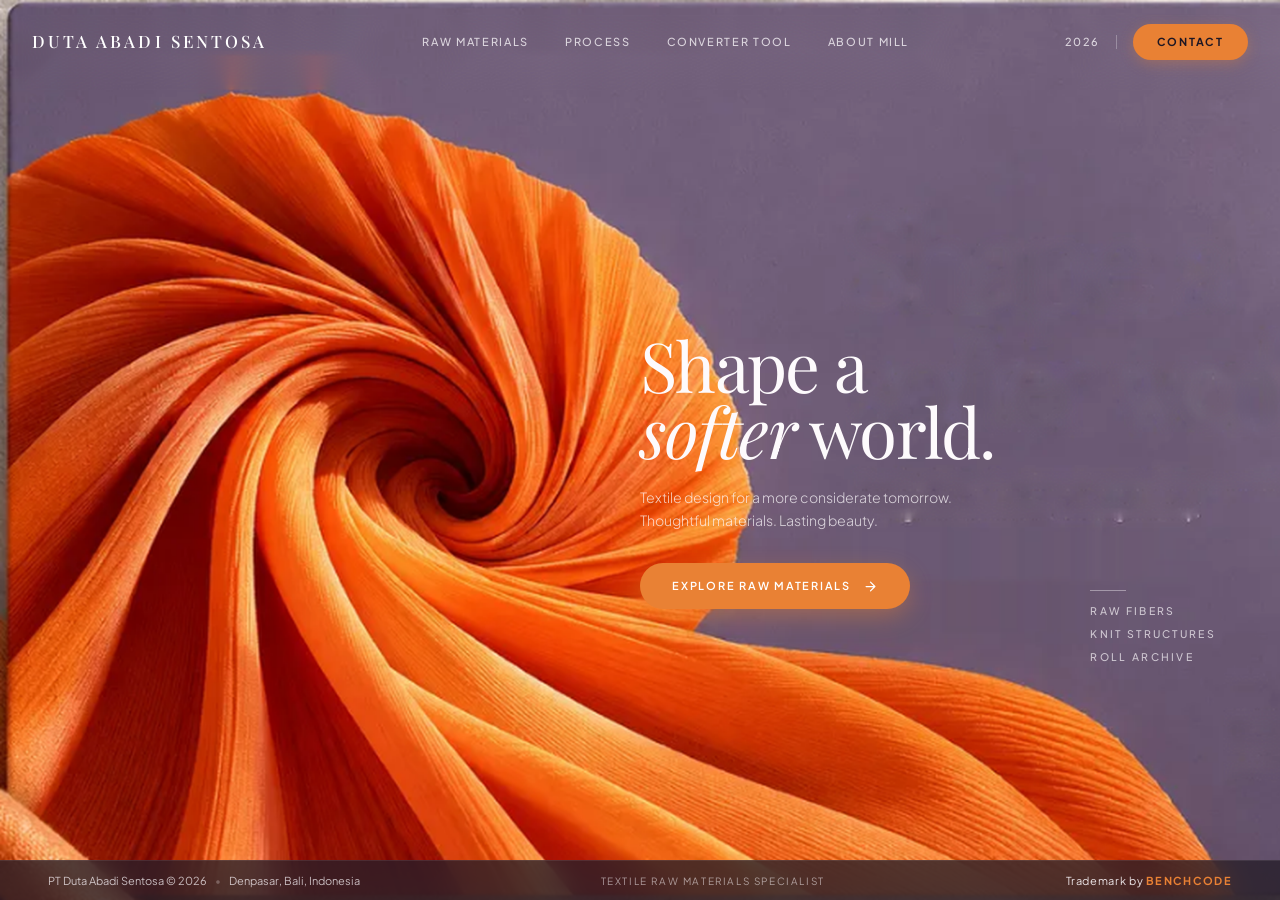
<file: index.html>
<!DOCTYPE html>
<html lang="id">
<head>
  <meta charset="UTF-8">
  <meta name="viewport" content="width=device-width, initial-scale=1.0">
  <title>DUTA ABADI SENTOSA | Textile Raw Materials • Bali</title>
  <meta name="description" content="PT Duta Abadi Sentosa (Dutatex Bali) - Pemasok bahan baku tekstil terpercaya di Denpasar, Bali. 6 Bahan baku utama: Kapas, Polyester, Rayon/Viscose, Linen, Nylon &amp; Spandex, dan Benang.">
  <link rel="stylesheet" href="css/style.css">
  <link rel="icon" type="image/png" href="assets/images/hero_authentic_clean.png">
</head>
<body class="page-home">

  <!-- ======================================================================
       Site Header & Navigation
       ====================================================================== -->
  <header class="site-header" id="siteHeader">
    <div class="container header-inner">
      <!-- Brand Identity -->
      <a href="index.html" class="brand-logo" aria-label="Duta Abadi Sentosa Homepage">
        <span class="brand-name">Duta Abadi Sentosa</span>
        <span class="brand-sub">Textile Raw Materials • Bali</span>
      </a>

      <!-- Desktop Nav Menu (Direct Link to Subpages) -->
      <nav class="nav-menu" aria-label="Main Navigation">
        <a href="materials.html" class="nav-link">Raw Materials</a>
        <a href="process.html" class="nav-link">Process</a>
        <a href="converter.html" class="nav-link">Converter Tool</a>
        <a href="about.html" class="nav-link">About Mill</a>
      </nav>

      <!-- Actions (Year & Contact Pill Button) -->
      <div class="header-actions">
        <span class="header-year">2026</span>
        <div class="header-divider"></div>
        <a href="contact.html" class="btn-contact-pill">Contact</a>
      </div>

      <!-- Mobile Hamburger Button -->
      <button class="mobile-toggle" id="mobileToggle" aria-label="Open Navigation Menu">
        <span></span>
        <span></span>
        <span></span>
      </button>
    </div>
  </header>

  <!-- Mobile Drawer Menu -->
  <div class="mobile-nav-drawer" id="mobileDrawer">
    <div class="mobile-drawer-header">
      <div class="brand-logo">
        <span class="brand-name">Duta Abadi Sentosa</span>
        <span class="brand-sub">Textile Raw Materials • Bali</span>
      </div>
      <button class="btn-modal-close" id="drawerClose" aria-label="Close Menu">✕</button>
    </div>
    <div class="mobile-nav-links">
      <a href="index.html" class="mobile-nav-link active">Home</a>
      <a href="materials.html" class="mobile-nav-link">6 Bahan Baku Tekstil</a>
      <a href="process.html" class="mobile-nav-link">Alur Produksi Benang &amp; Rajut</a>
      <a href="converter.html" class="mobile-nav-link">Kalkulator Roll &amp; Metrik</a>
      <a href="about.html" class="mobile-nav-link">Tentang Dutatex</a>
      <a href="contact.html" class="mobile-nav-link">Warehouse &amp; Kontak</a>
    </div>
    <div class="mobile-drawer-footer">
      <a href="https://wa.me/62881037546829" target="_blank" class="btn-whatsapp-inquire" style="width: 100%;">
        WhatsApp Procurement
      </a>
      <p style="font-size: 11px; color: var(--text-muted); text-align: center; margin-top: 10px;">
        Pertokoan Imam Bonjol Square Blok AA 40-41, Denpasar, Bali
      </p>
      <div style="margin-top: 14px; text-align: center; font-size: 10.5px; color: rgba(255,255,255,0.45); text-transform: uppercase; letter-spacing: 0.12em;">
        Trademark by <strong>Benchcode</strong>
      </div>
    </div>
  </div>

  <!-- ======================================================================
       Hero Section - Pure 1:1 Match to Reference Screenshot
       Textile Raw Materials Exclusive
       ====================================================================== -->
  <main class="hero-page-wrapper">
    <section class="hero-section" id="hero">
      <!-- Pristine Authentic Background Artwork (Seamless Orange Pleated Swirl & Dusty Slate-Purple) -->
      <div class="hero-bg-layer">
        <img 
          src="assets/images/hero_authentic_clean@2x.png" 
          alt="Duta Abadi Sentosa Textile Raw Materials Artwork" 
          class="hero-bg-image"
        >
      </div>

      <div class="hero-container">
        <div class="hero-layout">
          <!-- Left Visual Anchor (Sculptural Orange Pleated Fabric Swirl) -->
          <div class="hero-visual-spacer"></div>

          <!-- Right Content Column (Typography & Proportions Matched to Screenshot) -->
          <div class="hero-content">
            <!-- Main Headline -->
            <h1 class="hero-headline">
              <span class="headline-line">Shape a</span>
              <span class="headline-line"><em class="headline-italic">softer</em> world.</span>
            </h1>

            <!-- Subtitle Lead -->
            <p class="hero-subtitle">
              <span>Textile design for a more considerate tomorrow.</span>
              <span>Thoughtful materials. Lasting beauty.</span>
            </p>

            <!-- Call To Action Button -->
            <div class="hero-cta-group">
              <a href="materials.html" class="btn-hero-cta">
                <span>Explore Raw Materials</span>
                <svg viewBox="0 0 24 24" fill="none" stroke="currentColor">
                  <path d="M5 12h14M12 5l7 7-7 7" stroke-width="2" stroke-linecap="round" stroke-linejoin="round"/>
                </svg>
              </a>
            </div>
          </div>
        </div>

        <!-- Bottom Right Category Indicator Stack -->
        <div class="hero-indicators-corner">
          <div class="indicator-line"></div>
          <div class="indicator-links">
            <a href="materials.html" class="indicator-item">Raw Fibers</a>
            <a href="process.html" class="indicator-item">Knit Structures</a>
            <a href="converter.html" class="indicator-item">Roll Archive</a>
          </div>
        </div>
      </div>
    </section>
  </main>

  <!-- ======================================================================
       Hero Screen Sleek Footer (Benchcode Trademark)
       ====================================================================== -->
  <footer class="hero-screen-footer">
    <div class="hero-footer-content">
      <div class="hero-footer-col-left">
        <span class="footer-brand-tag">PT Duta Abadi Sentosa &copy; 2026</span>
        <span class="footer-sep">&bull;</span>
        <span class="footer-loc">Denpasar, Bali, Indonesia</span>
      </div>
      <div class="hero-footer-col-center">
        <span class="footer-status-tag">Textile Raw Materials Specialist</span>
      </div>
      <div class="hero-footer-col-right">
        <span class="footer-trademark-benchcode">Trademark by <strong>Benchcode</strong></span>
      </div>
    </div>
  </footer>

  <script src="js/main.js"></script>
</body>
</html>
</file>
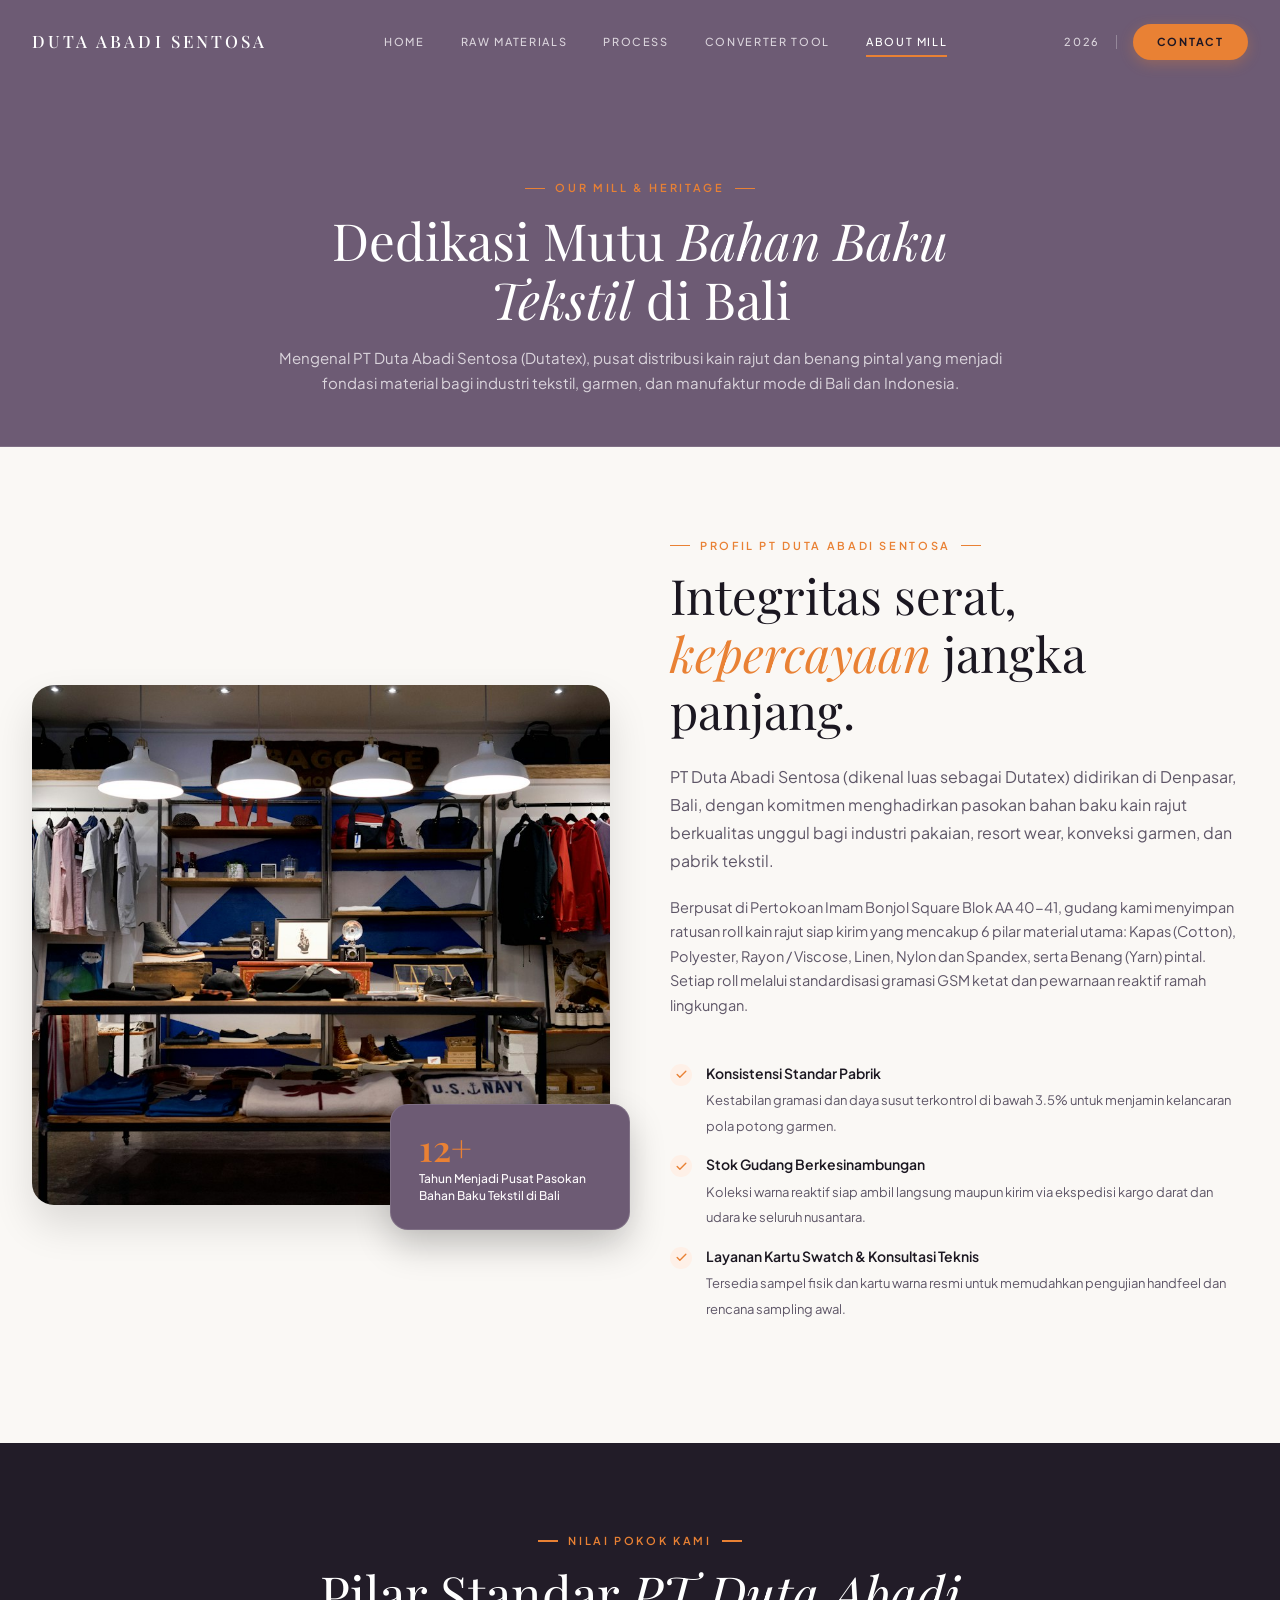
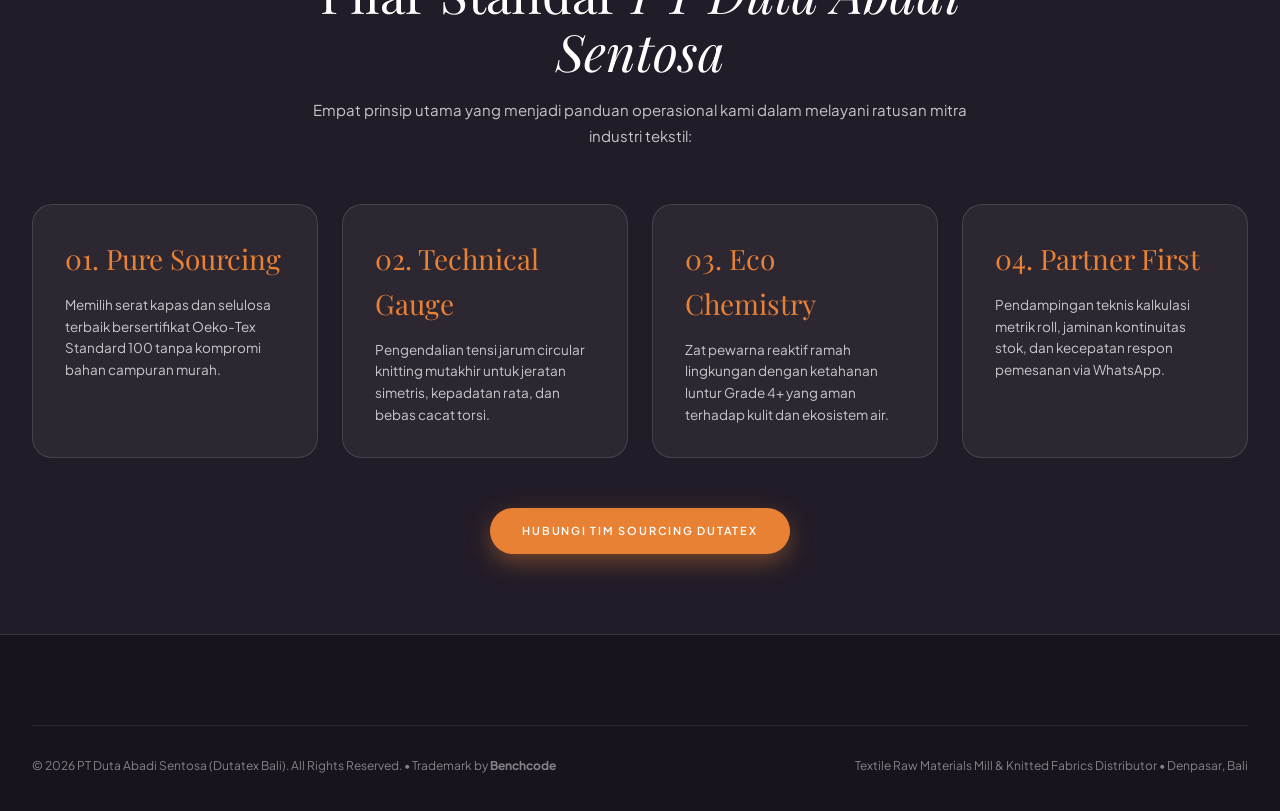
<file: about.html>
<!DOCTYPE html>
<html lang="id">
<head>
  <meta charset="UTF-8">
  <meta name="viewport" content="width=device-width, initial-scale=1.0">
  <title>Tentang Kami | PT Duta Abadi Sentosa (Dutatex Bali)</title>
  <meta name="description" content="Profil perusahaan PT Duta Abadi Sentosa (Dutatex Bali): distributor dan spesialis bahan baku kain rajut serta benang tekstil terpercaya di Denpasar, Bali.">
  <link rel="stylesheet" href="css/style.css">
  <link rel="icon" type="image/png" href="assets/images/reference_original.png">
</head>
<body>

  <!-- Site Header -->
  <header class="site-header" id="siteHeader">
    <div class="container header-inner">
      <a href="index.html" class="brand-logo" aria-label="Duta Abadi Sentosa Homepage">
        <span class="brand-name">Duta Abadi Sentosa</span>
        <span class="brand-sub">Textile Raw Materials • Bali</span>
      </a>

      <nav class="nav-menu" aria-label="Main Navigation">
        <a href="index.html" class="nav-link">Home</a>
        <a href="materials.html" class="nav-link">Raw Materials</a>
        <a href="process.html" class="nav-link">Process</a>
        <a href="converter.html" class="nav-link">Converter Tool</a>
        <a href="about.html" class="nav-link active">About Mill</a>
      </nav>

      <div class="header-actions">
        <span class="header-year">2026</span>
        <div class="header-divider"></div>
        <a href="contact.html" class="btn-contact-pill">Contact</a>
      </div>

      <button class="mobile-toggle" id="mobileToggle" aria-label="Open Navigation Menu">
        <span></span>
        <span></span>
        <span></span>
      </button>
    </div>
  </header>

  <!-- Mobile Drawer Menu -->
  <div class="mobile-nav-drawer" id="mobileDrawer">
    <div class="mobile-drawer-header">
      <div class="brand-logo">
        <span class="brand-name">Duta Abadi Sentosa</span>
        <span class="brand-sub">Textile Raw Materials • Bali</span>
      </div>
      <button class="btn-modal-close" id="drawerClose" aria-label="Close Menu">✕</button>
    </div>
    <div class="mobile-nav-links">
      <a href="index.html" class="mobile-nav-link">Home</a>
      <a href="materials.html" class="mobile-nav-link">6 Bahan Baku Tekstil</a>
      <a href="process.html" class="mobile-nav-link">Alur Produksi Benang &amp; Rajut</a>
      <a href="converter.html" class="mobile-nav-link">Kalkulator Roll &amp; Metrik</a>
      <a href="about.html" class="mobile-nav-link" style="color: var(--accent-orange);">Tentang Dutatex</a>
      <a href="contact.html" class="mobile-nav-link">Warehouse &amp; Kontak</a>
    </div>
    <div class="mobile-drawer-footer">
      <a href="https://wa.me/62881037546829" target="_blank" class="btn-whatsapp-inquire" style="width: 100%;">
        WhatsApp Procurement
      </a>
      <p style="font-size: 11px; color: var(--text-muted); text-align: center;">
        Pertokoan Imam Bonjol Square Blok AA 40-41, Denpasar, Bali
      </p>
    </div>
  </div>

  <main style="padding-top: 100px;">
    <!-- Page Banner -->
    <section style="background: var(--bg-hero); padding: 70px 0 50px 0; border-bottom: 1px solid var(--border-glass);">
      <div class="container text-center" style="text-align: center; max-width: 820px; margin: 0 auto;">
        <div class="section-eyebrow">Our Mill &amp; Heritage</div>
        <h1 class="section-title">Dedikasi Mutu <em>Bahan Baku Tekstil</em> di Bali</h1>
        <p class="section-desc">
          Mengenal PT Duta Abadi Sentosa (Dutatex), pusat distribusi kain rajut dan benang pintal yang menjadi fondasi material bagi industri tekstil, garmen, dan manufaktur mode di Bali dan Indonesia.
        </p>
      </div>
    </section>

    <!-- Company Story Section -->
    <section class="about-section" style="padding: 90px 0;">
      <div class="container">
        <div class="about-grid">
          <div class="about-visual">
            <img src="assets/images/showroom_bali.jpg" alt="Duta Abadi Sentosa Warehouse Bali" class="about-img-main">
            <div class="about-badge-float">
              <div class="badge-float-num">12+</div>
              <div class="badge-float-txt">Tahun Menjadi Pusat Pasokan Bahan Baku Tekstil di Bali</div>
            </div>
          </div>

          <div class="about-content">
            <div class="section-eyebrow" style="margin-bottom: 12px;">Profil PT Duta Abadi Sentosa</div>
            <h2 class="about-headline">
              Integritas serat, <em>kepercayaan</em> jangka panjang.
            </h2>
            <p class="about-lead">
              PT Duta Abadi Sentosa (dikenal luas sebagai Dutatex) didirikan di Denpasar, Bali, dengan komitmen menghadirkan pasokan bahan baku kain rajut berkualitas unggul bagi industri pakaian, resort wear, konveksi garmen, dan pabrik tekstil.
            </p>
            <p style="font-size: 14.5px; line-height: 1.7; color: var(--text-dark-muted); margin-bottom: 24px;">
              Berpusat di Pertokoan Imam Bonjol Square Blok AA 40-41, gudang kami menyimpan ratusan roll kain rajut siap kirim yang mencakup 6 pilar material utama: Kapas (Cotton), Polyester, Rayon / Viscose, Linen, Nylon dan Spandex, serta Benang (Yarn) pintal. Setiap roll melalui standardisasi gramasi GSM ketat dan pewarnaan reaktif ramah lingkungan.
            </p>

            <div class="about-features-list">
              <div class="feature-point">
                <div class="feature-check">
                  <svg viewBox="0 0 24 24" fill="none" stroke="currentColor"><path d="M20 6L9 17l-5-5" stroke-width="2.5" stroke-linecap="round" stroke-linejoin="round"/></svg>
                </div>
                <div class="feature-text">
                  <strong>Konsistensi Standar Pabrik</strong>
                  <span>Kestabilan gramasi dan daya susut terkontrol di bawah 3.5% untuk menjamin kelancaran pola potong garmen.</span>
                </div>
              </div>

              <div class="feature-point">
                <div class="feature-check">
                  <svg viewBox="0 0 24 24" fill="none" stroke="currentColor"><path d="M20 6L9 17l-5-5" stroke-width="2.5" stroke-linecap="round" stroke-linejoin="round"/></svg>
                </div>
                <div class="feature-text">
                  <strong>Stok Gudang Berkesinambungan</strong>
                  <span>Koleksi warna reaktif siap ambil langsung maupun kirim via ekspedisi kargo darat dan udara ke seluruh nusantara.</span>
                </div>
              </div>

              <div class="feature-point">
                <div class="feature-check">
                  <svg viewBox="0 0 24 24" fill="none" stroke="currentColor"><path d="M20 6L9 17l-5-5" stroke-width="2.5" stroke-linecap="round" stroke-linejoin="round"/></svg>
                </div>
                <div class="feature-text">
                  <strong>Layanan Kartu Swatch &amp; Konsultasi Teknis</strong>
                  <span>Tersedia sampel fisik dan kartu warna resmi untuk memudahkan pengujian handfeel dan rencana sampling awal.</span>
                </div>
              </div>
            </div>
          </div>
        </div>
      </div>
    </section>

    <!-- Core Values -->
    <section style="background: var(--bg-card-midnight); color: var(--text-ivory); padding: 80px 0;">
      <div class="container">
        <div class="section-header">
          <div class="section-eyebrow">Nilai Pokok Kami</div>
          <h2 class="section-title">Pilar Standar <em>PT Duta Abadi Sentosa</em></h2>
          <p class="section-desc">
            Empat prinsip utama yang menjadi panduan operasional kami dalam melayani ratusan mitra industri tekstil:
          </p>
        </div>

        <div style="display: grid; grid-template-columns: repeat(auto-fit, minmax(260px, 1fr)); gap: 24px;">
          <div style="background: rgba(255, 255, 255, 0.05); padding: 32px; border-radius: 20px; border: 1px solid var(--border-glass);">
            <div style="font-family: var(--font-serif-display); font-size: 28px; color: var(--accent-orange); margin-bottom: 12px;">01. Pure Sourcing</div>
            <p style="font-size: 13.5px; color: var(--text-muted); line-height: 1.6;">Memilih serat kapas dan selulosa terbaik bersertifikat Oeko-Tex Standard 100 tanpa kompromi bahan campuran murah.</p>
          </div>

          <div style="background: rgba(255, 255, 255, 0.05); padding: 32px; border-radius: 20px; border: 1px solid var(--border-glass);">
            <div style="font-family: var(--font-serif-display); font-size: 28px; color: var(--accent-orange); margin-bottom: 12px;">02. Technical Gauge</div>
            <p style="font-size: 13.5px; color: var(--text-muted); line-height: 1.6;">Pengendalian tensi jarum circular knitting mutakhir untuk jeratan simetris, kepadatan rata, dan bebas cacat torsi.</p>
          </div>

          <div style="background: rgba(255, 255, 255, 0.05); padding: 32px; border-radius: 20px; border: 1px solid var(--border-glass);">
            <div style="font-family: var(--font-serif-display); font-size: 28px; color: var(--accent-orange); margin-bottom: 12px;">03. Eco Chemistry</div>
            <p style="font-size: 13.5px; color: var(--text-muted); line-height: 1.6;">Zat pewarna reaktif ramah lingkungan dengan ketahanan luntur Grade 4+ yang aman terhadap kulit dan ekosistem air.</p>
          </div>

          <div style="background: rgba(255, 255, 255, 0.05); padding: 32px; border-radius: 20px; border: 1px solid var(--border-glass);">
            <div style="font-family: var(--font-serif-display); font-size: 28px; color: var(--accent-orange); margin-bottom: 12px;">04. Partner First</div>
            <p style="font-size: 13.5px; color: var(--text-muted); line-height: 1.6;">Pendampingan teknis kalkulasi metrik roll, jaminan kontinuitas stok, dan kecepatan respon pemesanan via WhatsApp.</p>
          </div>
        </div>

        <div style="text-align: center; margin-top: 50px;">
          <a href="contact.html" class="btn-hero-cta" style="display: inline-flex;">
            <span>Hubungi Tim Sourcing Dutatex</span>
          </a>
        </div>
      </div>
    </section>
  </main>

  <!-- Footer -->
  <footer class="site-footer">
    <div class="container">
      <div class="footer-bottom">
        <div>&copy; 2026 PT Duta Abadi Sentosa (Dutatex Bali). All Rights Reserved. &bull; Trademark by <strong>Benchcode</strong></div>
        <div>Textile Raw Materials Mill &amp; Knitted Fabrics Distributor &bull; Denpasar, Bali</div>
      </div>
    </div>
  </footer>

  <script src="js/main.js"></script>
</body>
</html>
</file>
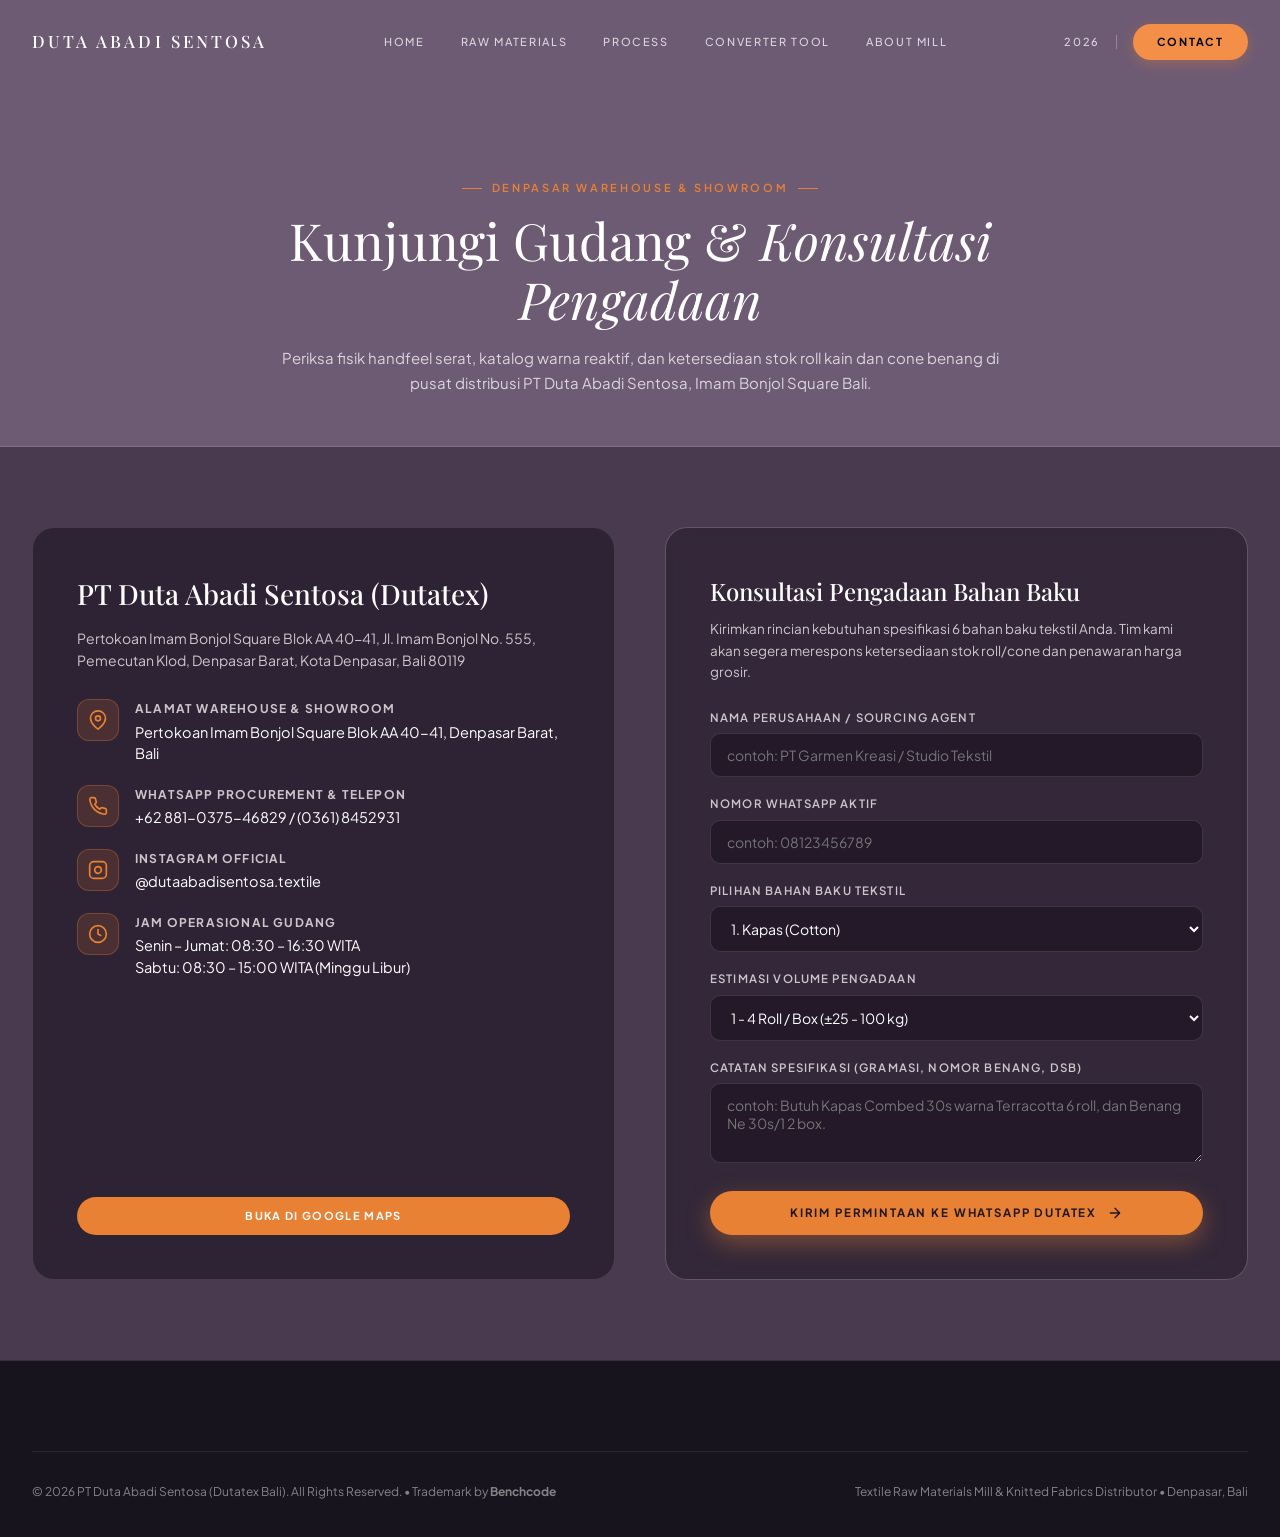
<file: contact.html>
<!DOCTYPE html>
<html lang="id">
<head>
  <meta charset="UTF-8">
  <meta name="viewport" content="width=device-width, initial-scale=1.0">
  <title>Gudang &amp; Kontak Showroom | DUTA ABADI SENTOSA (Dutatex Bali)</title>
  <meta name="description" content="Kunjungi gudang dan showroom PT Duta Abadi Sentosa di Pertokoan Imam Bonjol Square Blok AA 40-41, Denpasar, Bali. Konsultasi pengadaan bahan baku tekstil via WhatsApp dan telepon.">
  <link rel="stylesheet" href="css/style.css">
  <link rel="icon" type="image/png" href="assets/images/reference_original.png">
</head>
<body>

  <!-- Site Header -->
  <header class="site-header" id="siteHeader">
    <div class="container header-inner">
      <a href="index.html" class="brand-logo" aria-label="Duta Abadi Sentosa Homepage">
        <span class="brand-name">Duta Abadi Sentosa</span>
        <span class="brand-sub">Textile Raw Materials • Bali</span>
      </a>

      <nav class="nav-menu" aria-label="Main Navigation">
        <a href="index.html" class="nav-link">Home</a>
        <a href="materials.html" class="nav-link">Raw Materials</a>
        <a href="process.html" class="nav-link">Process</a>
        <a href="converter.html" class="nav-link">Converter Tool</a>
        <a href="about.html" class="nav-link">About Mill</a>
      </nav>

      <div class="header-actions">
        <span class="header-year">2026</span>
        <div class="header-divider"></div>
        <a href="contact.html" class="btn-contact-pill active" style="background: var(--accent-orange-hover); color: #000;">Contact</a>
      </div>

      <button class="mobile-toggle" id="mobileToggle" aria-label="Open Navigation Menu">
        <span></span>
        <span></span>
        <span></span>
      </button>
    </div>
  </header>

  <!-- Mobile Drawer Menu -->
  <div class="mobile-nav-drawer" id="mobileDrawer">
    <div class="mobile-drawer-header">
      <div class="brand-logo">
        <span class="brand-name">Duta Abadi Sentosa</span>
        <span class="brand-sub">Textile Raw Materials • Bali</span>
      </div>
      <button class="btn-modal-close" id="drawerClose" aria-label="Close Menu">✕</button>
    </div>
    <div class="mobile-nav-links">
      <a href="index.html" class="mobile-nav-link">Home</a>
      <a href="materials.html" class="mobile-nav-link">6 Bahan Baku Tekstil</a>
      <a href="process.html" class="mobile-nav-link">Alur Produksi Benang &amp; Rajut</a>
      <a href="converter.html" class="mobile-nav-link">Kalkulator Roll &amp; Metrik</a>
      <a href="about.html" class="mobile-nav-link">Tentang Dutatex</a>
      <a href="contact.html" class="mobile-nav-link" style="color: var(--accent-orange);">Warehouse &amp; Kontak</a>
    </div>
    <div class="mobile-drawer-footer">
      <a href="https://wa.me/62881037546829" target="_blank" class="btn-whatsapp-inquire" style="width: 100%;">
        WhatsApp Procurement
      </a>
      <p style="font-size: 11px; color: var(--text-muted); text-align: center;">
        Pertokoan Imam Bonjol Square Blok AA 40-41, Denpasar, Bali
      </p>
    </div>
  </div>

  <main style="padding-top: 100px;">
    <!-- Page Banner -->
    <section style="background: var(--bg-hero); padding: 70px 0 50px 0; border-bottom: 1px solid var(--border-glass);">
      <div class="container text-center" style="text-align: center; max-width: 820px; margin: 0 auto;">
        <div class="section-eyebrow">Denpasar Warehouse &amp; Showroom</div>
        <h1 class="section-title">Kunjungi Gudang &amp; <em>Konsultasi Pengadaan</em></h1>
        <p class="section-desc">
          Periksa fisik handfeel serat, katalog warna reaktif, dan ketersediaan stok roll kain dan cone benang di pusat distribusi PT Duta Abadi Sentosa, Imam Bonjol Square Bali.
        </p>
      </div>
    </section>

    <!-- Showroom & Form Section -->
    <section class="showroom-section" style="padding: 80px 0;">
      <div class="container">
        <div class="showroom-grid">
          <!-- Information Card -->
          <div class="showroom-card-info">
            <div>
              <div class="showroom-header">
                <h3 class="showroom-title">PT Duta Abadi Sentosa (Dutatex)</h3>
                <p class="showroom-desc">
                  Pertokoan Imam Bonjol Square Blok AA 40-41, Jl. Imam Bonjol No. 555, Pemecutan Klod, Denpasar Barat, Kota Denpasar, Bali 80119
                </p>
              </div>

              <div class="contact-meta-list">
                <!-- Location -->
                <div class="meta-row">
                  <div class="meta-icon-box">
                    <svg viewBox="0 0 24 24" fill="none" stroke="currentColor">
                      <path d="M21 10c0 7-9 13-9 13s-9-6-9-13a9 9 0 0 1 18 0z" stroke-width="2" stroke-linecap="round" stroke-linejoin="round"/>
                      <circle cx="12" cy="10" r="3" stroke-width="2"/>
                    </svg>
                  </div>
                  <div class="meta-details">
                    <strong>Alamat Warehouse &amp; Showroom</strong>
                    <p>Pertokoan Imam Bonjol Square Blok AA 40-41, Denpasar Barat, Bali</p>
                  </div>
                </div>

                <!-- WhatsApp -->
                <div class="meta-row">
                  <div class="meta-icon-box">
                    <svg viewBox="0 0 24 24" fill="none" stroke="currentColor">
                      <path d="M22 16.92v3a2 2 0 0 1-2.18 2 19.79 19.79 0 0 1-8.63-3.07 19.5 19.5 0 0 1-6-6 19.79 19.79 0 0 1-3.07-8.67A2 2 0 0 1 4.11 2h3a2 2 0 0 1 2 1.72 12.84 12.84 0 0 0 .7 2.81 2 2 0 0 1-.45 2.11L8.09 9.91a16 16 0 0 0 6 6l1.27-1.27a2 2 0 0 1 2.11-.45 12.84 12.84 0 0 0 2.81.7A2 2 0 0 1 22 16.92z" stroke-width="2" stroke-linecap="round" stroke-linejoin="round"/>
                    </svg>
                  </div>
                  <div class="meta-details">
                    <strong>WhatsApp Procurement &amp; Telepon</strong>
                    <p><a href="https://wa.me/62881037546829" target="_blank">+62 881-0375-46829</a> / <a href="tel:+623618452931">(0361) 8452931</a></p>
                  </div>
                </div>

                <!-- Instagram -->
                <div class="meta-row">
                  <div class="meta-icon-box">
                    <svg viewBox="0 0 24 24" fill="none" stroke="currentColor">
                      <rect x="2" y="2" width="20" height="20" rx="5" ry="5" stroke-width="2"/>
                      <path d="M16 11.37A4 4 0 1 1 12.63 8 4 4 0 0 1 16 11.37z" stroke-width="2"/>
                      <line x1="17.5" y1="6.5" x2="17.51" y2="6.5" stroke-width="2"/>
                    </svg>
                  </div>
                  <div class="meta-details">
                    <strong>Instagram Official</strong>
                    <p><a href="https://www.instagram.com/dutaabadisentosa.textile/" target="_blank">@dutaabadisentosa.textile</a></p>
                  </div>
                </div>

                <!-- Operational Hours -->
                <div class="meta-row">
                  <div class="meta-icon-box">
                    <svg viewBox="0 0 24 24" fill="none" stroke="currentColor">
                      <circle cx="12" cy="12" r="10" stroke-width="2"/>
                      <polyline points="12 6 12 12 16 14" stroke-width="2"/>
                    </svg>
                  </div>
                  <div class="meta-details">
                    <strong>Jam Operasional Gudang</strong>
                    <p>Senin – Jumat: 08:30 – 16:30 WITA<br>Sabtu: 08:30 – 15:00 WITA (Minggu Libur)</p>
                  </div>
                </div>
              </div>
            </div>

            <div style="display: flex; gap: 12px; flex-wrap: wrap;">
              <a 
                href="https://maps.google.com/?q=Duta+Abadi+Sentosa+Textile+Imam+Bonjol+Denpasar" 
                target="_blank" 
                class="btn-card-primary"
                style="flex: 1; text-align: center;"
              >
                Buka di Google Maps
              </a>
              <a 
                href="https://waze.com/ul?q=Duta+Abadi+Sentosa+Denpasar" 
                target="_blank" 
                class="btn-hero-secondary"
                style="flex: 1; text-align: center;"
              >
                Petunjuk Waze
              </a>
            </div>
          </div>

          <!-- Consultation Form -->
          <div class="showroom-form-card">
            <h3 class="form-title">Konsultasi Pengadaan Bahan Baku</h3>
            <p class="form-sub">Kirimkan rincian kebutuhan spesifikasi 6 bahan baku tekstil Anda. Tim kami akan segera merespons ketersediaan stok roll/cone dan penawaran harga grosir.</p>

            <form class="inquiry-form" id="inquiryForm">
              <div class="form-group">
                <label class="form-label" for="formName">Nama Perusahaan / Sourcing Agent</label>
                <input type="text" id="formName" class="form-input" placeholder="contoh: PT Garmen Kreasi / Studio Tekstil" required>
              </div>

              <div class="form-group">
                <label class="form-label" for="formPhone">Nomor WhatsApp Aktif</label>
                <input type="tel" id="formPhone" class="form-input" placeholder="contoh: 08123456789" required>
              </div>

              <div class="form-group">
                <label class="form-label" for="formCategory">Pilihan Bahan Baku Tekstil</label>
                <select id="formCategory" class="form-select">
                  <option value="Kapas (Cotton)">1. Kapas (Cotton)</option>
                  <option value="Polyester">2. Polyester</option>
                  <option value="Rayon / Viscose">3. Rayon / Viscose</option>
                  <option value="Linen">4. Linen</option>
                  <option value="Nylon dan Spandex">5. Nylon dan Spandex</option>
                  <option value="Benang (Yarn)">6. Benang (Yarn)</option>
                </select>
              </div>

              <div class="form-group">
                <label class="form-label" for="formVolume">Estimasi Volume Pengadaan</label>
                <select id="formVolume" class="form-select">
                  <option value="1 - 4 Roll / Box (±25 - 100 kg)">1 - 4 Roll / Box (±25 - 100 kg)</option>
                  <option value="5 - 19 Roll / Box (±125 - 475 kg)">5 - 19 Roll / Box (±125 - 475 kg)</option>
                  <option value="Partai Besar (20+ Roll / >500 kg)">Partai Besar (20+ Roll / >500 kg)</option>
                  <option value="Sample Swatch & Kartu Warna Saja">Sample Swatch &amp; Kartu Warna Saja</option>
                </select>
              </div>

              <div class="form-group">
                <label class="form-label" for="formNotes">Catatan Spesifikasi (Gramasi, Nomor Benang, dsb)</label>
                <textarea id="formNotes" class="form-textarea" rows="3" placeholder="contoh: Butuh Kapas Combed 30s warna Terracotta 6 roll, dan Benang Ne 30s/1 2 box."></textarea>
              </div>

              <button type="submit" class="btn-form-submit">
                <span>Kirim Permintaan ke WhatsApp Dutatex</span>
                <svg width="16" height="16" viewBox="0 0 24 24" fill="none" stroke="currentColor">
                  <path d="M5 12h14M12 5l7 7-7 7" stroke-width="2" stroke-linecap="round" stroke-linejoin="round"/>
                </svg>
              </button>
            </form>
          </div>
        </div>
      </div>
    </section>
  </main>

  <!-- Footer -->
  <footer class="site-footer">
    <div class="container">
      <div class="footer-bottom">
        <div>&copy; 2026 PT Duta Abadi Sentosa (Dutatex Bali). All Rights Reserved. &bull; Trademark by <strong>Benchcode</strong></div>
        <div>Textile Raw Materials Mill &amp; Knitted Fabrics Distributor &bull; Denpasar, Bali</div>
      </div>
    </div>
  </footer>

  <script src="js/main.js"></script>
</body>
</html>
</file>
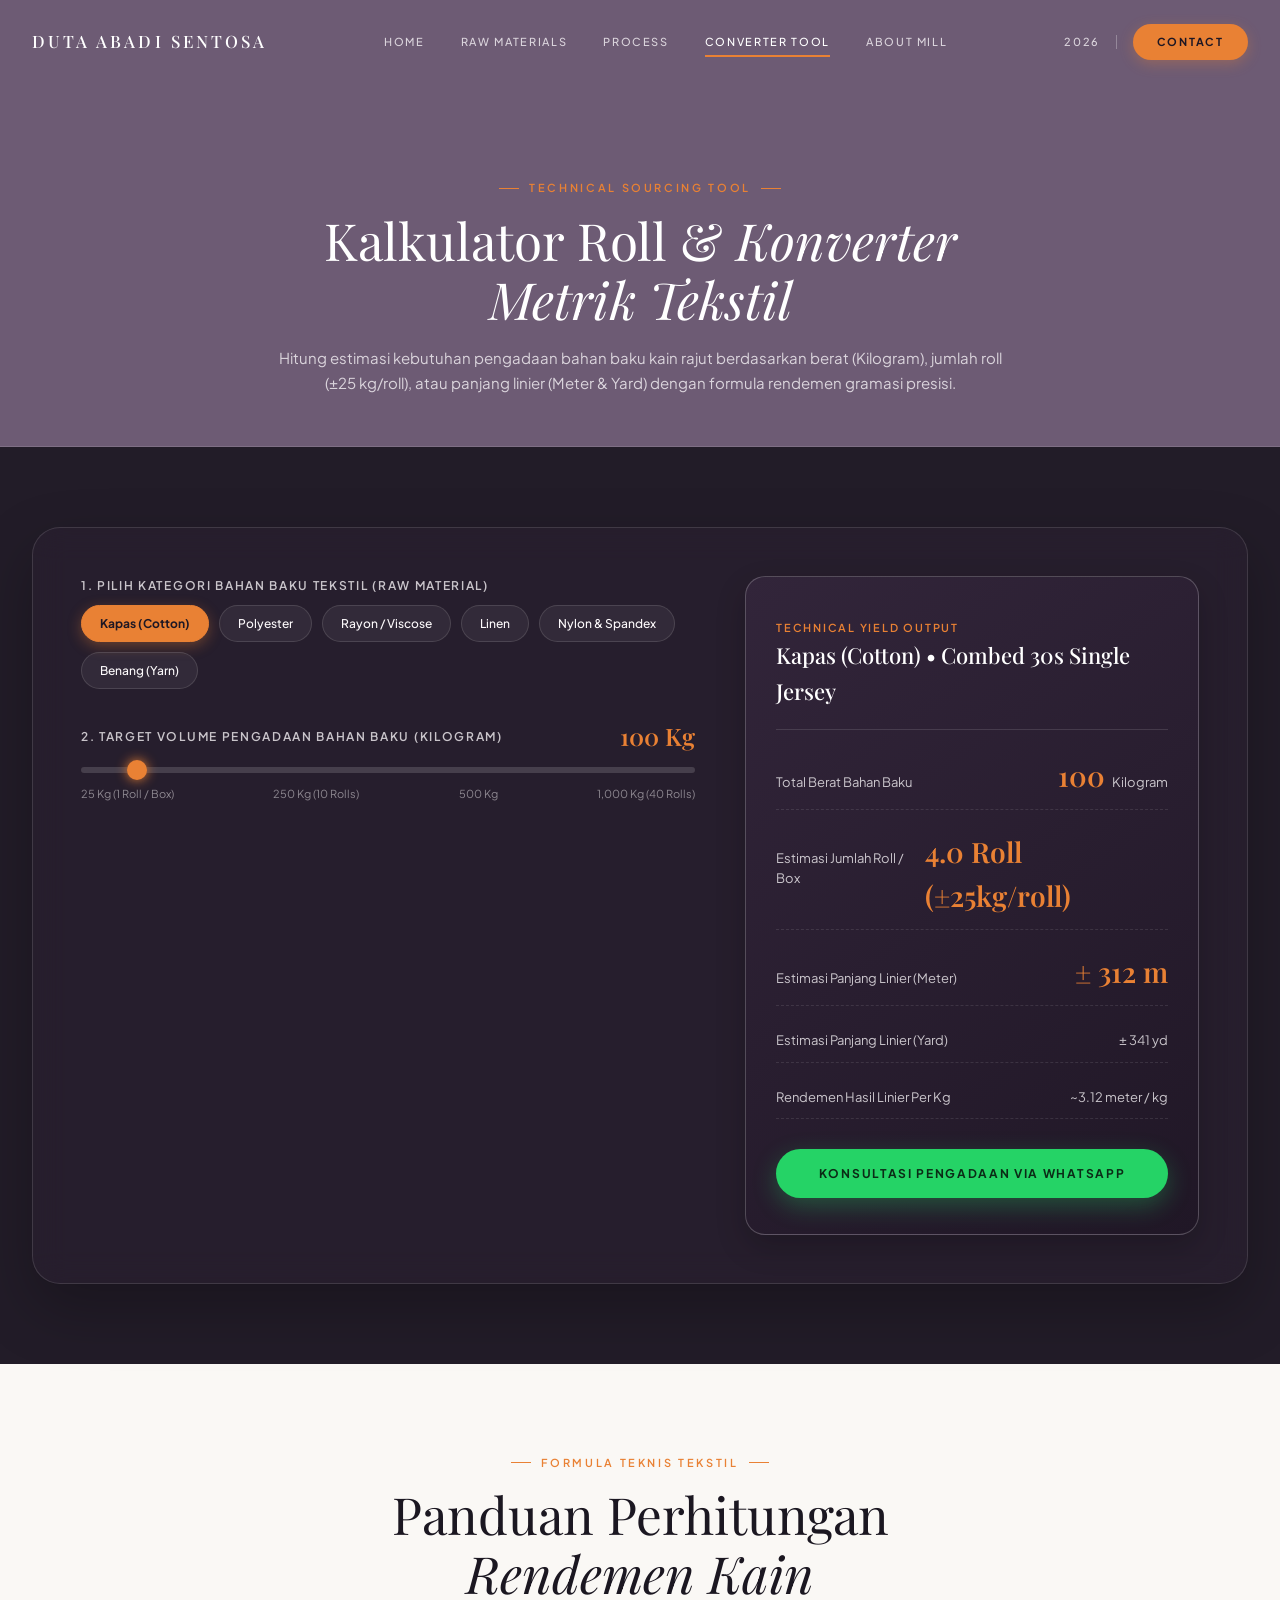
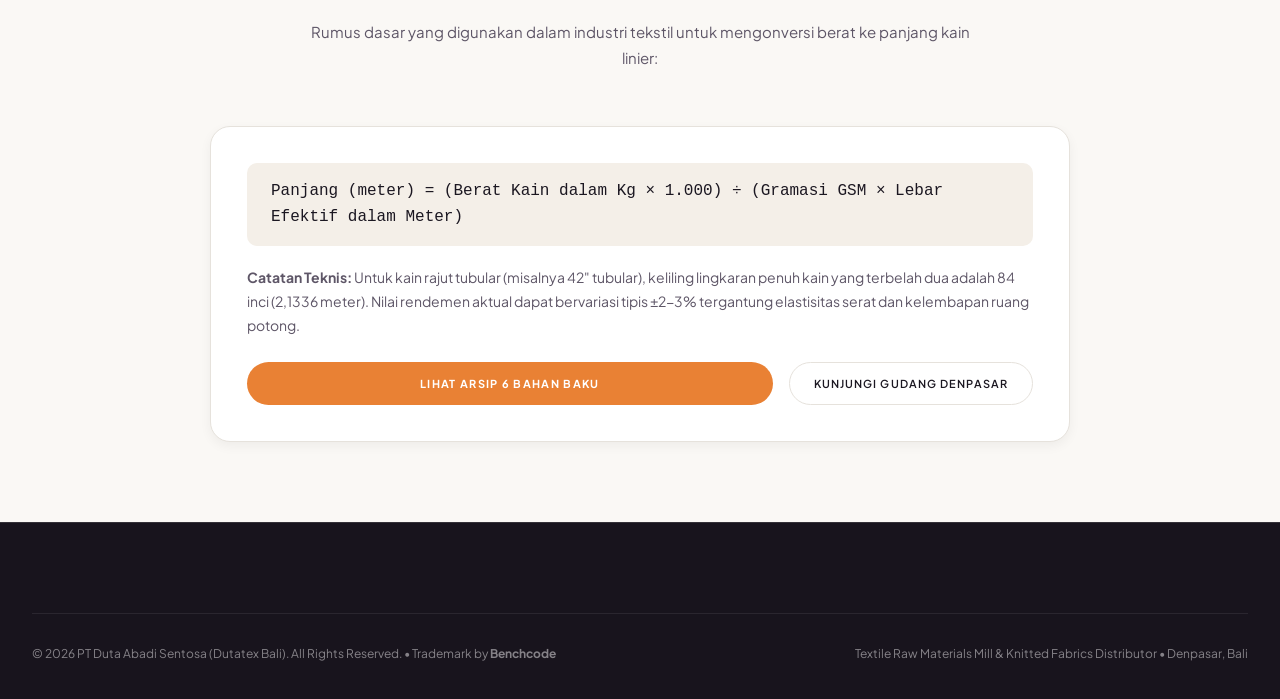
<file: converter.html>
<!DOCTYPE html>
<html lang="id">
<head>
  <meta charset="UTF-8">
  <meta name="viewport" content="width=device-width, initial-scale=1.0">
  <title>Kalkulator &amp; Konverter Metrik Bahan Baku Tekstil | DUTA ABADI SENTOSA (Dutatex Bali)</title>
  <meta name="description" content="Alat kalkulasi dan konverter teknis bahan baku kain rajut PT Duta Abadi Sentosa: hitung konversi kilogram, roll kain, rendemen meter, dan yard di Denpasar, Bali.">
  <link rel="stylesheet" href="css/style.css">
  <link rel="icon" type="image/png" href="assets/images/reference_original.png">
</head>
<body>

  <!-- Site Header -->
  <header class="site-header" id="siteHeader">
    <div class="container header-inner">
      <a href="index.html" class="brand-logo" aria-label="Duta Abadi Sentosa Homepage">
        <span class="brand-name">Duta Abadi Sentosa</span>
        <span class="brand-sub">Textile Raw Materials • Bali</span>
      </a>

      <nav class="nav-menu" aria-label="Main Navigation">
        <a href="index.html" class="nav-link">Home</a>
        <a href="materials.html" class="nav-link">Raw Materials</a>
        <a href="process.html" class="nav-link">Process</a>
        <a href="converter.html" class="nav-link active">Converter Tool</a>
        <a href="about.html" class="nav-link">About Mill</a>
      </nav>

      <div class="header-actions">
        <span class="header-year">2026</span>
        <div class="header-divider"></div>
        <a href="contact.html" class="btn-contact-pill">Contact</a>
      </div>

      <button class="mobile-toggle" id="mobileToggle" aria-label="Open Navigation Menu">
        <span></span>
        <span></span>
        <span></span>
      </button>
    </div>
  </header>

  <!-- Mobile Drawer Menu -->
  <div class="mobile-nav-drawer" id="mobileDrawer">
    <div class="mobile-drawer-header">
      <div class="brand-logo">
        <span class="brand-name">Duta Abadi Sentosa</span>
        <span class="brand-sub">Textile Raw Materials • Bali</span>
      </div>
      <button class="btn-modal-close" id="drawerClose" aria-label="Close Menu">✕</button>
    </div>
    <div class="mobile-nav-links">
      <a href="index.html" class="mobile-nav-link">Home</a>
      <a href="materials.html" class="mobile-nav-link">6 Bahan Baku Tekstil</a>
      <a href="process.html" class="mobile-nav-link">Alur Produksi Benang &amp; Rajut</a>
      <a href="converter.html" class="mobile-nav-link" style="color: var(--accent-orange);">Kalkulator Roll &amp; Metrik</a>
      <a href="about.html" class="mobile-nav-link">Tentang Dutatex</a>
      <a href="contact.html" class="mobile-nav-link">Warehouse &amp; Kontak</a>
    </div>
    <div class="mobile-drawer-footer">
      <a href="https://wa.me/62881037546829" target="_blank" class="btn-whatsapp-inquire" style="width: 100%;">
        WhatsApp Procurement
      </a>
      <p style="font-size: 11px; color: var(--text-muted); text-align: center;">
        Pertokoan Imam Bonjol Square Blok AA 40-41, Denpasar, Bali
      </p>
    </div>
  </div>

  <main style="padding-top: 100px;">
    <!-- Page Banner -->
    <section style="background: var(--bg-hero); padding: 70px 0 50px 0; border-bottom: 1px solid var(--border-glass);">
      <div class="container text-center" style="text-align: center; max-width: 820px; margin: 0 auto;">
        <div class="section-eyebrow">Technical Sourcing Tool</div>
        <h1 class="section-title">Kalkulator Roll &amp; <em>Konverter Metrik Tekstil</em></h1>
        <p class="section-desc">
          Hitung estimasi kebutuhan pengadaan bahan baku kain rajut berdasarkan berat (Kilogram), jumlah roll (±25 kg/roll), atau panjang linier (Meter &amp; Yard) dengan formula rendemen gramasi presisi.
        </p>
      </div>
    </section>

    <!-- Converter Interactive Section -->
    <section class="calculator-section" style="padding: 80px 0;">
      <div class="container">
        <div class="calc-wrapper">
          <!-- Inputs Column -->
          <div class="calc-inputs">
            <!-- 1. Raw Material Choice -->
            <div class="calc-group">
              <label class="calc-label">1. Pilih Kategori Bahan Baku Tekstil (Raw Material)</label>
              <div class="pill-selector">
                <button type="button" class="pill-option raw-pill active" data-material="cotton">Kapas (Cotton)</button>
                <button type="button" class="pill-option raw-pill" data-material="polyester">Polyester</button>
                <button type="button" class="pill-option raw-pill" data-material="rayon">Rayon / Viscose</button>
                <button type="button" class="pill-option raw-pill" data-material="linen">Linen</button>
                <button type="button" class="pill-option raw-pill" data-material="nylon-spandex">Nylon &amp; Spandex</button>
                <button type="button" class="pill-option raw-pill" data-material="yarn">Benang (Yarn)</button>
              </div>
            </div>

            <!-- 2. Weight Slider -->
            <div class="calc-group">
              <div class="calc-range-wrapper">
                <div class="calc-slider-header">
                  <label class="calc-label" for="weightSlider">2. Target Volume Pengadaan Bahan Baku (Kilogram)</label>
                  <span class="slider-value-display" id="weightDisplay">100 Kg</span>
                </div>
                <input 
                  type="range" 
                  min="25" 
                  max="1000" 
                  step="25" 
                  value="100" 
                  class="custom-range-slider" 
                  id="weightSlider"
                >
                <div style="display: flex; justify-content: space-between; font-size: 11px; color: var(--text-faint);">
                  <span>25 Kg (1 Roll / Box)</span>
                  <span>250 Kg (10 Rolls)</span>
                  <span>500 Kg</span>
                  <span>1,000 Kg (40 Rolls)</span>
                </div>
              </div>
            </div>
          </div>

          <!-- Results Summary Card -->
          <div class="calc-results-card">
            <div>
              <div class="result-header">
                <span class="result-eyebrow">Technical Yield Output</span>
                <h3 class="result-title" id="calcMaterialName">Kapas (Cotton) • Combed 30s Single Jersey</h3>
              </div>

              <div class="result-metrics">
                <div class="metric-row">
                  <span class="metric-name">Total Berat Bahan Baku</span>
                  <div>
                    <span class="metric-val-big" id="calcResKg">100</span>
                    <span class="metric-val-unit">Kilogram</span>
                  </div>
                </div>

                <div class="metric-row">
                  <span class="metric-name">Estimasi Jumlah Roll / Box</span>
                  <div>
                    <span class="metric-val-big" id="calcResRolls">4.0 Roll (±25kg/roll)</span>
                  </div>
                </div>

                <div class="metric-row">
                  <span class="metric-name">Estimasi Panjang Linier (Meter)</span>
                  <div>
                    <span class="metric-val-big" id="calcResMeters">± 312 m</span>
                  </div>
                </div>

                <div class="metric-row">
                  <span class="metric-name">Estimasi Panjang Linier (Yard)</span>
                  <div>
                    <span class="metric-val-unit" id="calcResYards">± 341 yd</span>
                  </div>
                </div>

                <div class="metric-row">
                  <span class="metric-name">Rendemen Hasil Linier Per Kg</span>
                  <div>
                    <span class="metric-val-unit" id="calcResYield">~3.12 meter / kg</span>
                  </div>
                </div>
              </div>
            </div>

            <a href="https://wa.me/62881037546829" id="calcWaBtn" target="_blank" class="btn-whatsapp-inquire">
              <span>Konsultasi Pengadaan via WhatsApp</span>
            </a>
          </div>
        </div>
      </div>
    </section>

    <!-- Technical Sourcing Formulas & Guidelines -->
    <section style="background: var(--bg-cream); color: var(--text-dark); padding: 80px 0;">
      <div class="container">
        <div class="section-header">
          <div class="section-eyebrow">Formula Teknis Tekstil</div>
          <h2 class="section-title dark-text">Panduan Perhitungan <em>Rendemen Kain</em></h2>
          <p class="section-desc dark-text">
            Rumus dasar yang digunakan dalam industri tekstil untuk mengonversi berat ke panjang kain linier:
          </p>
        </div>

        <div style="background: #ffffff; padding: 36px; border-radius: 20px; border: 1px solid var(--border-light); max-width: 860px; margin: 0 auto; box-shadow: var(--shadow-sm);">
          <div style="font-family: monospace; font-size: 16px; background: #f4efe8; padding: 16px 24px; border-radius: 10px; margin-bottom: 20px; color: var(--text-dark);">
            Panjang (meter) = (Berat Kain dalam Kg × 1.000) ÷ (Gramasi GSM × Lebar Efektif dalam Meter)
          </div>
          <p style="font-size: 14px; color: var(--text-dark-muted); line-height: 1.7; margin-bottom: 12px;">
            <strong>Catatan Teknis:</strong> Untuk kain rajut tubular (misalnya 42" tubular), keliling lingkaran penuh kain yang terbelah dua adalah 84 inci (2,1336 meter). Nilai rendemen aktual dapat bervariasi tipis ±2-3% tergantung elastisitas serat dan kelembapan ruang potong.
          </p>
          <div style="display: flex; gap: 16px; margin-top: 24px; flex-wrap: wrap;">
            <a href="materials.html" class="btn-card-primary" style="display: inline-flex; width: auto; padding: 12px 24px;">Lihat Arsip 6 Bahan Baku</a>
            <a href="contact.html" class="btn-card-ghost" style="display: inline-flex; width: auto; padding: 12px 24px;">Kunjungi Gudang Denpasar</a>
          </div>
        </div>
      </div>
    </section>
  </main>

  <!-- Footer -->
  <footer class="site-footer">
    <div class="container">
      <div class="footer-bottom">
        <div>&copy; 2026 PT Duta Abadi Sentosa (Dutatex Bali). All Rights Reserved. &bull; Trademark by <strong>Benchcode</strong></div>
        <div>Textile Raw Materials Mill &amp; Knitted Fabrics Distributor &bull; Denpasar, Bali</div>
      </div>
    </div>
  </footer>

  <script src="js/main.js"></script>
</body>
</html>
</file>
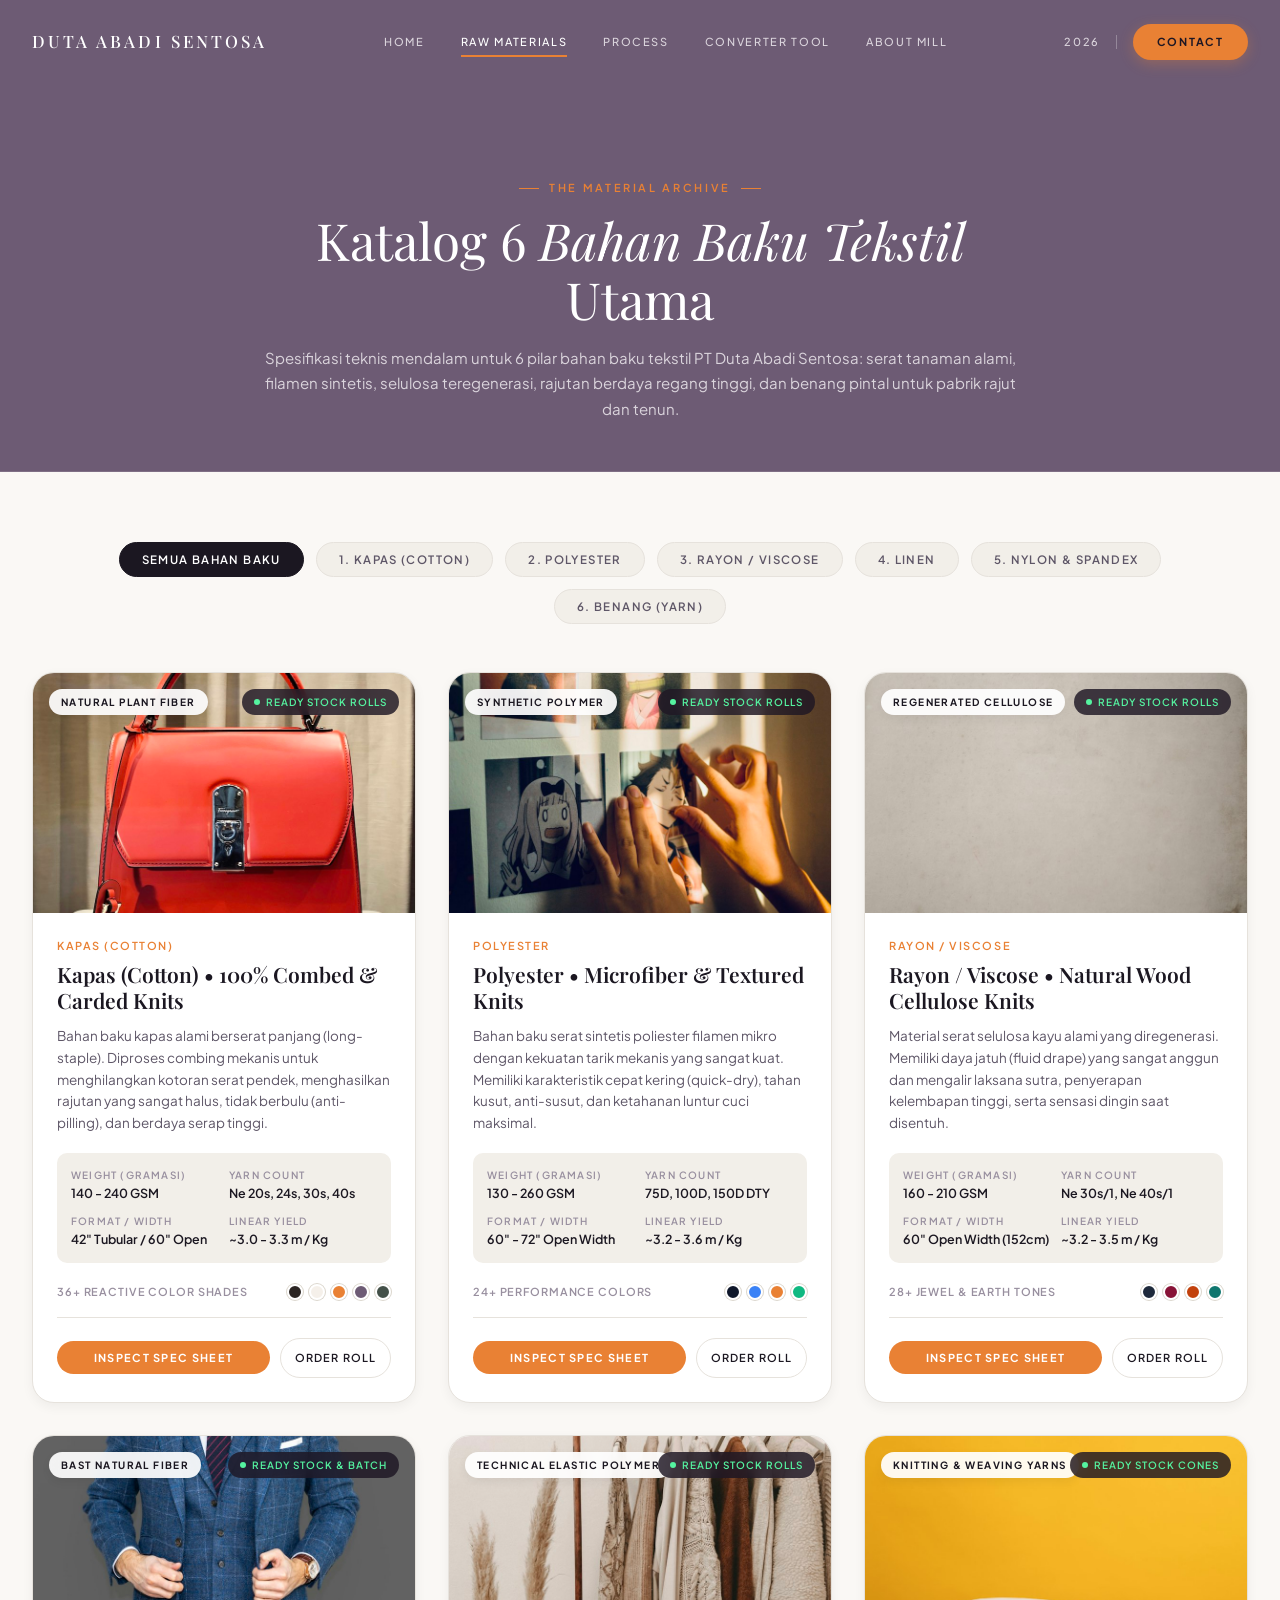
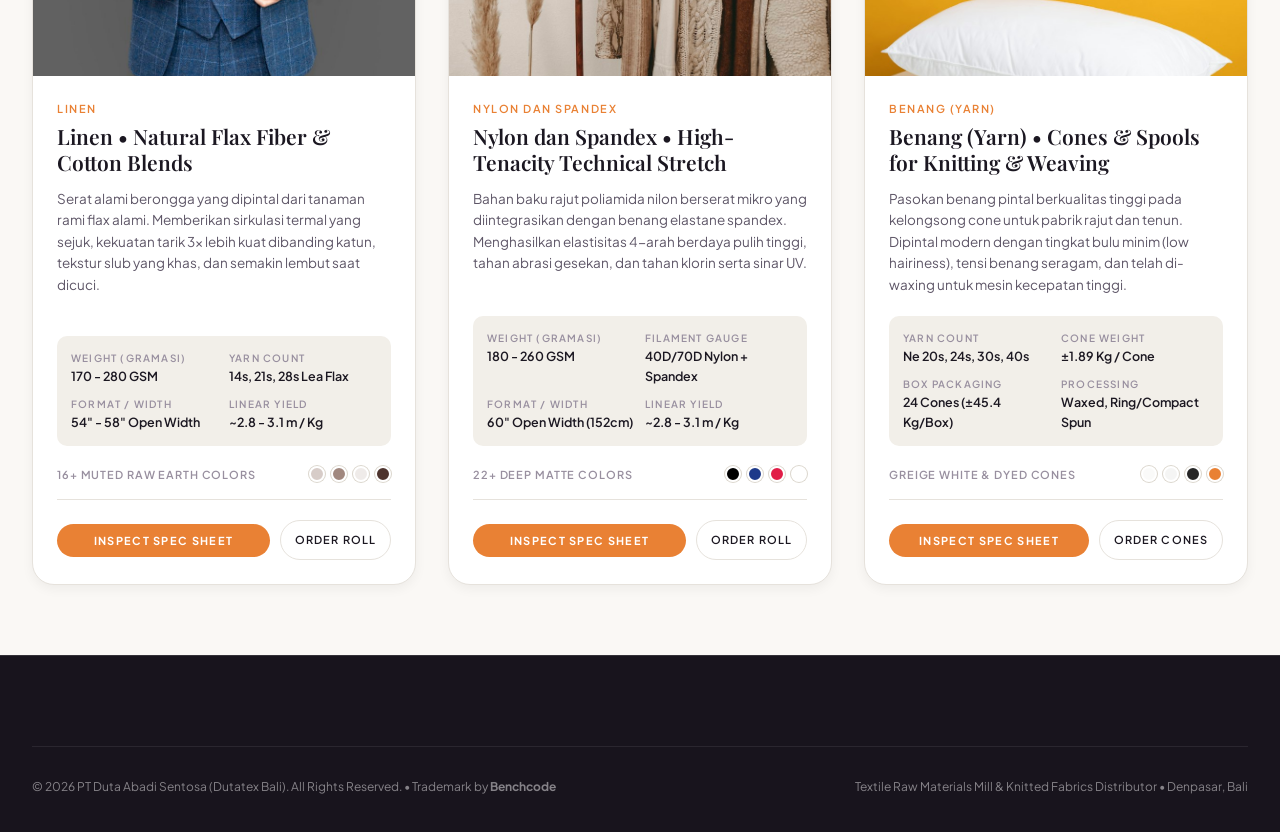
<file: materials.html>
<!DOCTYPE html>
<html lang="id">
<head>
  <meta charset="UTF-8">
  <meta name="viewport" content="width=device-width, initial-scale=1.0">
  <title>Katalog 6 Bahan Baku Tekstil | DUTA ABADI SENTOSA (Dutatex Bali)</title>
  <meta name="description" content="Katalog lengkap 6 bahan baku tekstil PT Duta Abadi Sentosa: Kapas (Cotton), Polyester, Rayon / Viscose, Linen, Nylon dan Spandex, serta Benang (Yarn) di Denpasar, Bali.">
  <link rel="stylesheet" href="css/style.css">
  <link rel="icon" type="image/png" href="assets/images/reference_original.png">
</head>
<body>

  <!-- Site Header -->
  <header class="site-header" id="siteHeader">
    <div class="container header-inner">
      <a href="index.html" class="brand-logo" aria-label="Duta Abadi Sentosa Homepage">
        <span class="brand-name">Duta Abadi Sentosa</span>
        <span class="brand-sub">Textile Raw Materials • Bali</span>
      </a>

      <nav class="nav-menu" aria-label="Main Navigation">
        <a href="index.html" class="nav-link">Home</a>
        <a href="materials.html" class="nav-link active">Raw Materials</a>
        <a href="process.html" class="nav-link">Process</a>
        <a href="converter.html" class="nav-link">Converter Tool</a>
        <a href="about.html" class="nav-link">About Mill</a>
      </nav>

      <div class="header-actions">
        <span class="header-year">2026</span>
        <div class="header-divider"></div>
        <a href="contact.html" class="btn-contact-pill">Contact</a>
      </div>

      <button class="mobile-toggle" id="mobileToggle" aria-label="Open Navigation Menu">
        <span></span>
        <span></span>
        <span></span>
      </button>
    </div>
  </header>

  <!-- Mobile Drawer Menu -->
  <div class="mobile-nav-drawer" id="mobileDrawer">
    <div class="mobile-drawer-header">
      <div class="brand-logo">
        <span class="brand-name">Duta Abadi Sentosa</span>
        <span class="brand-sub">Textile Raw Materials • Bali</span>
      </div>
      <button class="btn-modal-close" id="drawerClose" aria-label="Close Menu">✕</button>
    </div>
    <div class="mobile-nav-links">
      <a href="index.html" class="mobile-nav-link">Home</a>
      <a href="materials.html" class="mobile-nav-link" style="color: var(--accent-orange);">6 Bahan Baku Tekstil</a>
      <a href="process.html" class="mobile-nav-link">Alur Produksi Benang &amp; Rajut</a>
      <a href="converter.html" class="mobile-nav-link">Kalkulator Roll &amp; Metrik</a>
      <a href="about.html" class="mobile-nav-link">Tentang Dutatex</a>
      <a href="contact.html" class="mobile-nav-link">Warehouse &amp; Kontak</a>
    </div>
    <div class="mobile-drawer-footer">
      <a href="https://wa.me/62881037546829" target="_blank" class="btn-whatsapp-inquire" style="width: 100%;">
        WhatsApp Procurement
      </a>
      <p style="font-size: 11px; color: var(--text-muted); text-align: center;">
        Pertokoan Imam Bonjol Square Blok AA 40-41, Denpasar, Bali
      </p>
    </div>
  </div>

  <main style="padding-top: 100px;">
    <!-- Page Banner -->
    <section style="background: var(--bg-hero); padding: 70px 0 50px 0; border-bottom: 1px solid var(--border-glass);">
      <div class="container text-center" style="text-align: center; max-width: 820px; margin: 0 auto;">
        <div class="section-eyebrow">The Material Archive</div>
        <h1 class="section-title">Katalog 6 <em>Bahan Baku Tekstil</em> Utama</h1>
        <p class="section-desc">
          Spesifikasi teknis mendalam untuk 6 pilar bahan baku tekstil PT Duta Abadi Sentosa: serat tanaman alami, filamen sintetis, selulosa teregenerasi, rajutan berdaya regang tinggi, dan benang pintal untuk pabrik rajut dan tenun.
        </p>
      </div>
    </section>

    <!-- Raw Material Catalog Grid -->
    <section class="collections-section" style="padding: 70px 0;">
      <div class="container">
        <!-- Filter Tabs -->
        <div class="collection-tabs">
          <button class="tab-btn active" data-filter="all">Semua Bahan Baku</button>
          <button class="tab-btn" data-filter="Kapas (Cotton)">1. Kapas (Cotton)</button>
          <button class="tab-btn" data-filter="Polyester">2. Polyester</button>
          <button class="tab-btn" data-filter="Rayon / Viscose">3. Rayon / Viscose</button>
          <button class="tab-btn" data-filter="Linen">4. Linen</button>
          <button class="tab-btn" data-filter="Nylon dan Spandex">5. Nylon &amp; Spandex</button>
          <button class="tab-btn" data-filter="Benang (Yarn)">6. Benang (Yarn)</button>
        </div>

        <div class="fabrics-grid">
          
          <!-- Card 1: Kapas (Cotton) -->
          <article class="fabric-card" data-category="Kapas (Cotton)">
            <div class="card-media">
              <img src="assets/images/cotton_raw.jpg" alt="Kapas Cotton Raw Material" class="card-img" loading="lazy">
              <span class="card-tag">Natural Plant Fiber</span>
              <span class="card-stock-badge"><span class="stock-dot"></span> Ready Stock Rolls</span>
            </div>
            <div class="card-body">
              <span class="card-category">Kapas (Cotton)</span>
              <h3 class="card-title">Kapas (Cotton) • 100% Combed &amp; Carded Knits</h3>
              <p class="card-desc">
                Bahan baku kapas alami berserat panjang (long-staple). Diproses combing mekanis untuk menghilangkan kotoran serat pendek, menghasilkan rajutan yang sangat halus, tidak berbulu (anti-pilling), dan berdaya serap tinggi.
              </p>
              
              <div class="card-specs">
                <div class="spec-cell">
                  <span class="spec-key">Weight (Gramasi)</span>
                  <span class="spec-val">140 - 240 GSM</span>
                </div>
                <div class="spec-cell">
                  <span class="spec-key">Yarn Count</span>
                  <span class="spec-val">Ne 20s, 24s, 30s, 40s</span>
                </div>
                <div class="spec-cell">
                  <span class="spec-key">Format / Width</span>
                  <span class="spec-val">42" Tubular / 60" Open</span>
                </div>
                <div class="spec-cell">
                  <span class="spec-key">Linear Yield</span>
                  <span class="spec-val">~3.0 - 3.3 m / Kg</span>
                </div>
              </div>

              <div class="card-swatches">
                <span class="swatch-label">36+ Reactive Color Shades</span>
                <div class="swatch-dots">
                  <span class="color-dot" style="background-color: #2b2523;"></span>
                  <span class="color-dot" style="background-color: #f5f0ea;"></span>
                  <span class="color-dot" style="background-color: #e98134;"></span>
                  <span class="color-dot" style="background-color: #6d5b74;"></span>
                  <span class="color-dot" style="background-color: #435048;"></span>
                </div>
              </div>

              <div class="card-actions">
                <button class="btn-card-primary btn-inspect-spec" data-fabric-key="cotton">Inspect Spec Sheet</button>
                <a href="https://wa.me/62881037546829?text=Halo%20Dutatex%2C%20saya%20tertarik%20dengan%20katalog%20bahan%20baku%20Kapas%20%28Cotton%29." target="_blank" class="btn-card-ghost">Order Roll</a>
              </div>
            </div>
          </article>

          <!-- Card 2: Polyester -->
          <article class="fabric-card" data-category="Polyester">
            <div class="card-media">
              <img src="assets/images/polyester_raw.jpg" alt="Polyester Raw Material" class="card-img" loading="lazy">
              <span class="card-tag">Synthetic Polymer</span>
              <span class="card-stock-badge"><span class="stock-dot"></span> Ready Stock Rolls</span>
            </div>
            <div class="card-body">
              <span class="card-category">Polyester</span>
              <h3 class="card-title">Polyester • Microfiber &amp; Textured Knits</h3>
              <p class="card-desc">
                Bahan baku serat sintetis poliester filamen mikro dengan kekuatan tarik mekanis yang sangat kuat. Memiliki karakteristik cepat kering (quick-dry), tahan kusut, anti-susut, dan ketahanan luntur cuci maksimal.
              </p>
              
              <div class="card-specs">
                <div class="spec-cell">
                  <span class="spec-key">Weight (Gramasi)</span>
                  <span class="spec-val">130 - 260 GSM</span>
                </div>
                <div class="spec-cell">
                  <span class="spec-key">Yarn Count</span>
                  <span class="spec-val">75D, 100D, 150D DTY</span>
                </div>
                <div class="spec-cell">
                  <span class="spec-key">Format / Width</span>
                  <span class="spec-val">60" - 72" Open Width</span>
                </div>
                <div class="spec-cell">
                  <span class="spec-key">Linear Yield</span>
                  <span class="spec-val">~3.2 - 3.6 m / Kg</span>
                </div>
              </div>

              <div class="card-swatches">
                <span class="swatch-label">24+ Performance Colors</span>
                <div class="swatch-dots">
                  <span class="color-dot" style="background-color: #0f172a;"></span>
                  <span class="color-dot" style="background-color: #3b82f6;"></span>
                  <span class="color-dot" style="background-color: #e98134;"></span>
                  <span class="color-dot" style="background-color: #10b981;"></span>
                </div>
              </div>

              <div class="card-actions">
                <button class="btn-card-primary btn-inspect-spec" data-fabric-key="polyester">Inspect Spec Sheet</button>
                <a href="https://wa.me/62881037546829?text=Halo%20Dutatex%2C%20saya%20tertarik%20dengan%20katalog%20bahan%20baku%20Polyester." target="_blank" class="btn-card-ghost">Order Roll</a>
              </div>
            </div>
          </article>

          <!-- Card 3: Rayon / Viscose -->
          <article class="fabric-card" data-category="Rayon / Viscose">
            <div class="card-media">
              <img src="assets/images/rayon_viscose.jpg" alt="Rayon Viscose Raw Material" class="card-img" loading="lazy">
              <span class="card-tag">Regenerated Cellulose</span>
              <span class="card-stock-badge"><span class="stock-dot"></span> Ready Stock Rolls</span>
            </div>
            <div class="card-body">
              <span class="card-category">Rayon / Viscose</span>
              <h3 class="card-title">Rayon / Viscose • Natural Wood Cellulose Knits</h3>
              <p class="card-desc">
                Material serat selulosa kayu alami yang diregenerasi. Memiliki daya jatuh (fluid drape) yang sangat anggun dan mengalir laksana sutra, penyerapan kelembapan tinggi, serta sensasi dingin saat disentuh.
              </p>
              
              <div class="card-specs">
                <div class="spec-cell">
                  <span class="spec-key">Weight (Gramasi)</span>
                  <span class="spec-val">160 - 210 GSM</span>
                </div>
                <div class="spec-cell">
                  <span class="spec-key">Yarn Count</span>
                  <span class="spec-val">Ne 30s/1, Ne 40s/1</span>
                </div>
                <div class="spec-cell">
                  <span class="spec-key">Format / Width</span>
                  <span class="spec-val">60" Open Width (152cm)</span>
                </div>
                <div class="spec-cell">
                  <span class="spec-key">Linear Yield</span>
                  <span class="spec-val">~3.2 - 3.5 m / Kg</span>
                </div>
              </div>

              <div class="card-swatches">
                <span class="swatch-label">28+ Jewel &amp; Earth Tones</span>
                <div class="swatch-dots">
                  <span class="color-dot" style="background-color: #1e293b;"></span>
                  <span class="color-dot" style="background-color: #881337;"></span>
                  <span class="color-dot" style="background-color: #c2410c;"></span>
                  <span class="color-dot" style="background-color: #0f766e;"></span>
                </div>
              </div>

              <div class="card-actions">
                <button class="btn-card-primary btn-inspect-spec" data-fabric-key="rayon">Inspect Spec Sheet</button>
                <a href="https://wa.me/62881037546829?text=Halo%20Dutatex%2C%20saya%20tertarik%20dengan%20katalog%20bahan%20baku%20Rayon%20Viscose." target="_blank" class="btn-card-ghost">Order Roll</a>
              </div>
            </div>
          </article>

          <!-- Card 4: Linen -->
          <article class="fabric-card" data-category="Linen">
            <div class="card-media">
              <img src="assets/images/linen_raw.jpg" alt="Linen Raw Material" class="card-img" loading="lazy">
              <span class="card-tag">Bast Natural Fiber</span>
              <span class="card-stock-badge"><span class="stock-dot"></span> Ready Stock &amp; Batch</span>
            </div>
            <div class="card-body">
              <span class="card-category">Linen</span>
              <h3 class="card-title">Linen • Natural Flax Fiber &amp; Cotton Blends</h3>
              <p class="card-desc">
                Serat alami berongga yang dipintal dari tanaman rami flax alami. Memberikan sirkulasi termal yang sejuk, kekuatan tarik 3x lebih kuat dibanding katun, tekstur slub yang khas, dan semakin lembut saat dicuci.
              </p>
              
              <div class="card-specs">
                <div class="spec-cell">
                  <span class="spec-key">Weight (Gramasi)</span>
                  <span class="spec-val">170 - 280 GSM</span>
                </div>
                <div class="spec-cell">
                  <span class="spec-key">Yarn Count</span>
                  <span class="spec-val">14s, 21s, 28s Lea Flax</span>
                </div>
                <div class="spec-cell">
                  <span class="spec-key">Format / Width</span>
                  <span class="spec-val">54" - 58" Open Width</span>
                </div>
                <div class="spec-cell">
                  <span class="spec-key">Linear Yield</span>
                  <span class="spec-val">~2.8 - 3.1 m / Kg</span>
                </div>
              </div>

              <div class="card-swatches">
                <span class="swatch-label">16+ Muted Raw Earth Colors</span>
                <div class="swatch-dots">
                  <span class="color-dot" style="background-color: #d7ccc8;"></span>
                  <span class="color-dot" style="background-color: #a1887f;"></span>
                  <span class="color-dot" style="background-color: #efebe9;"></span>
                  <span class="color-dot" style="background-color: #4e342e;"></span>
                </div>
              </div>

              <div class="card-actions">
                <button class="btn-card-primary btn-inspect-spec" data-fabric-key="linen">Inspect Spec Sheet</button>
                <a href="https://wa.me/62881037546829?text=Halo%20Dutatex%2C%20saya%20tertarik%20dengan%20katalog%20bahan%20baku%20Linen." target="_blank" class="btn-card-ghost">Order Roll</a>
              </div>
            </div>
          </article>

          <!-- Card 5: Nylon dan Spandex -->
          <article class="fabric-card" data-category="Nylon dan Spandex">
            <div class="card-media">
              <img src="assets/images/nylon_spandex.jpg" alt="Nylon dan Spandex Raw Material" class="card-img" loading="lazy">
              <span class="card-tag">Technical Elastic Polymer</span>
              <span class="card-stock-badge"><span class="stock-dot"></span> Ready Stock Rolls</span>
            </div>
            <div class="card-body">
              <span class="card-category">Nylon dan Spandex</span>
              <h3 class="card-title">Nylon dan Spandex • High-Tenacity Technical Stretch</h3>
              <p class="card-desc">
                Bahan baku rajut poliamida nilon berserat mikro yang diintegrasikan dengan benang elastane spandex. Menghasilkan elastisitas 4-arah berdaya pulih tinggi, tahan abrasi gesekan, dan tahan klorin serta sinar UV.
              </p>
              
              <div class="card-specs">
                <div class="spec-cell">
                  <span class="spec-key">Weight (Gramasi)</span>
                  <span class="spec-val">180 - 260 GSM</span>
                </div>
                <div class="spec-cell">
                  <span class="spec-key">Filament Gauge</span>
                  <span class="spec-val">40D/70D Nylon + Spandex</span>
                </div>
                <div class="spec-cell">
                  <span class="spec-key">Format / Width</span>
                  <span class="spec-val">60" Open Width (152cm)</span>
                </div>
                <div class="spec-cell">
                  <span class="spec-key">Linear Yield</span>
                  <span class="spec-val">~2.8 - 3.1 m / Kg</span>
                </div>
              </div>

              <div class="card-swatches">
                <span class="swatch-label">22+ Deep Matte Colors</span>
                <div class="swatch-dots">
                  <span class="color-dot" style="background-color: #000000;"></span>
                  <span class="color-dot" style="background-color: #1e3a8a;"></span>
                  <span class="color-dot" style="background-color: #e11d48;"></span>
                  <span class="color-dot" style="background-color: #ffffff;"></span>
                </div>
              </div>

              <div class="card-actions">
                <button class="btn-card-primary btn-inspect-spec" data-fabric-key="nylon-spandex">Inspect Spec Sheet</button>
                <a href="https://wa.me/62881037546829?text=Halo%20Dutatex%2C%20saya%20tertarik%20dengan%20katalog%20bahan%20baku%20Nylon%20dan%20Spandex." target="_blank" class="btn-card-ghost">Order Roll</a>
              </div>
            </div>
          </article>

          <!-- Card 6: Benang (Yarn) -->
          <article class="fabric-card" data-category="Benang (Yarn)">
            <div class="card-media">
              <img src="assets/images/yarn_cones.jpg" alt="Benang Yarn Cones" class="card-img" loading="lazy">
              <span class="card-tag">Knitting &amp; Weaving Yarns</span>
              <span class="card-stock-badge"><span class="stock-dot"></span> Ready Stock Cones</span>
            </div>
            <div class="card-body">
              <span class="card-category">Benang (Yarn)</span>
              <h3 class="card-title">Benang (Yarn) • Cones &amp; Spools for Knitting &amp; Weaving</h3>
              <p class="card-desc">
                Pasokan benang pintal berkualitas tinggi pada kelongsong cone untuk pabrik rajut dan tenun. Dipintal modern dengan tingkat bulu minim (low hairiness), tensi benang seragam, dan telah di-waxing untuk mesin kecepatan tinggi.
              </p>
              
              <div class="card-specs">
                <div class="spec-cell">
                  <span class="spec-key">Yarn Count</span>
                  <span class="spec-val">Ne 20s, 24s, 30s, 40s</span>
                </div>
                <div class="spec-cell">
                  <span class="spec-key">Cone Weight</span>
                  <span class="spec-val">±1.89 Kg / Cone</span>
                </div>
                <div class="spec-cell">
                  <span class="spec-key">Box Packaging</span>
                  <span class="spec-val">24 Cones (±45.4 Kg/Box)</span>
                </div>
                <div class="spec-cell">
                  <span class="spec-key">Processing</span>
                  <span class="spec-val">Waxed, Ring/Compact Spun</span>
                </div>
              </div>

              <div class="card-swatches">
                <span class="swatch-label">Greige White &amp; Dyed Cones</span>
                <div class="swatch-dots">
                  <span class="color-dot" style="background-color: #fafaf9;"></span>
                  <span class="color-dot" style="background-color: #f5f5f4;"></span>
                  <span class="color-dot" style="background-color: #262626;"></span>
                  <span class="color-dot" style="background-color: #e98134;"></span>
                </div>
              </div>

              <div class="card-actions">
                <button class="btn-card-primary btn-inspect-spec" data-fabric-key="yarn">Inspect Spec Sheet</button>
                <a href="https://wa.me/62881037546829?text=Halo%20Dutatex%2C%20saya%20tertarik%20dengan%20katalog%20bahan%20baku%20Benang%20%28Yarn%29." target="_blank" class="btn-card-ghost">Order Cones</a>
              </div>
            </div>
          </article>

        </div>
      </div>
    </section>
  </main>

  <!-- Technical Spec Modal -->
  <div class="modal-overlay" id="fabricModal" role="dialog" aria-modal="true" aria-labelledby="modalTitle">
    <div class="modal-container">
      <button class="btn-modal-close" id="modalClose" aria-label="Tutup Dialog">✕</button>
      
      <div class="modal-inner-grid">
        <div class="modal-image-col">
          <img src="assets/images/cotton_raw.jpg" alt="" class="modal-img" id="modalImg">
        </div>

        <div class="modal-content-col">
          <span class="modal-badge" id="modalBadge">Kapas (Cotton) • Ready Stock</span>
          <h3 class="modal-title" id="modalTitle">Kapas (Cotton) • 100% Combed &amp; Carded Knits</h3>
          <p class="modal-desc" id="modalDesc"></p>

          <div class="modal-spec-grid">
            <div class="modal-spec-item">
              <span class="modal-spec-label">Weight (Gramasi)</span>
              <span class="modal-spec-value" id="modalGsm">140 - 240 GSM</span>
            </div>
            <div class="modal-spec-item">
              <span class="modal-spec-label">Format / Lebar Kain</span>
              <span class="modal-spec-value" id="modalWidth">42" Tubular / 60" Open</span>
            </div>
            <div class="modal-spec-item">
              <span class="modal-spec-label">Komposisi Serat</span>
              <span class="modal-spec-value" id="modalComposition">100% Combed Cotton</span>
            </div>
            <div class="modal-spec-item">
              <span class="modal-spec-label">Penyusutan (Shrinkage)</span>
              <span class="modal-spec-value" id="modalShrinkage">&lt; 3.5% Pre-shrunk</span>
            </div>
          </div>

          <div style="margin-bottom: 24px;">
            <span style="display: block; font-size: 11px; font-weight: 600; text-transform: uppercase; letter-spacing: 0.1em; color: var(--text-faint); margin-bottom: 4px;">
              Struktur Anyaman &amp; Rendemen:
            </span>
            <span style="font-size: 13.5px; color: var(--text-pure);" id="modalLinearYield"></span>
          </div>

          <a href="https://wa.me/62881037546829" id="modalWaBtn" target="_blank" class="btn-whatsapp-inquire">
            <span>Pesan Roll / Sample Swatch via WhatsApp</span>
          </a>
        </div>
      </div>
    </div>
  </div>

  <!-- Footer -->
  <footer class="site-footer">
    <div class="container">
      <div class="footer-bottom">
        <div>&copy; 2026 PT Duta Abadi Sentosa (Dutatex Bali). All Rights Reserved. &bull; Trademark by <strong>Benchcode</strong></div>
        <div>Textile Raw Materials Mill &amp; Knitted Fabrics Distributor &bull; Denpasar, Bali</div>
      </div>
    </div>
  </footer>

  <script src="js/main.js"></script>
</body>
</html>
</file>
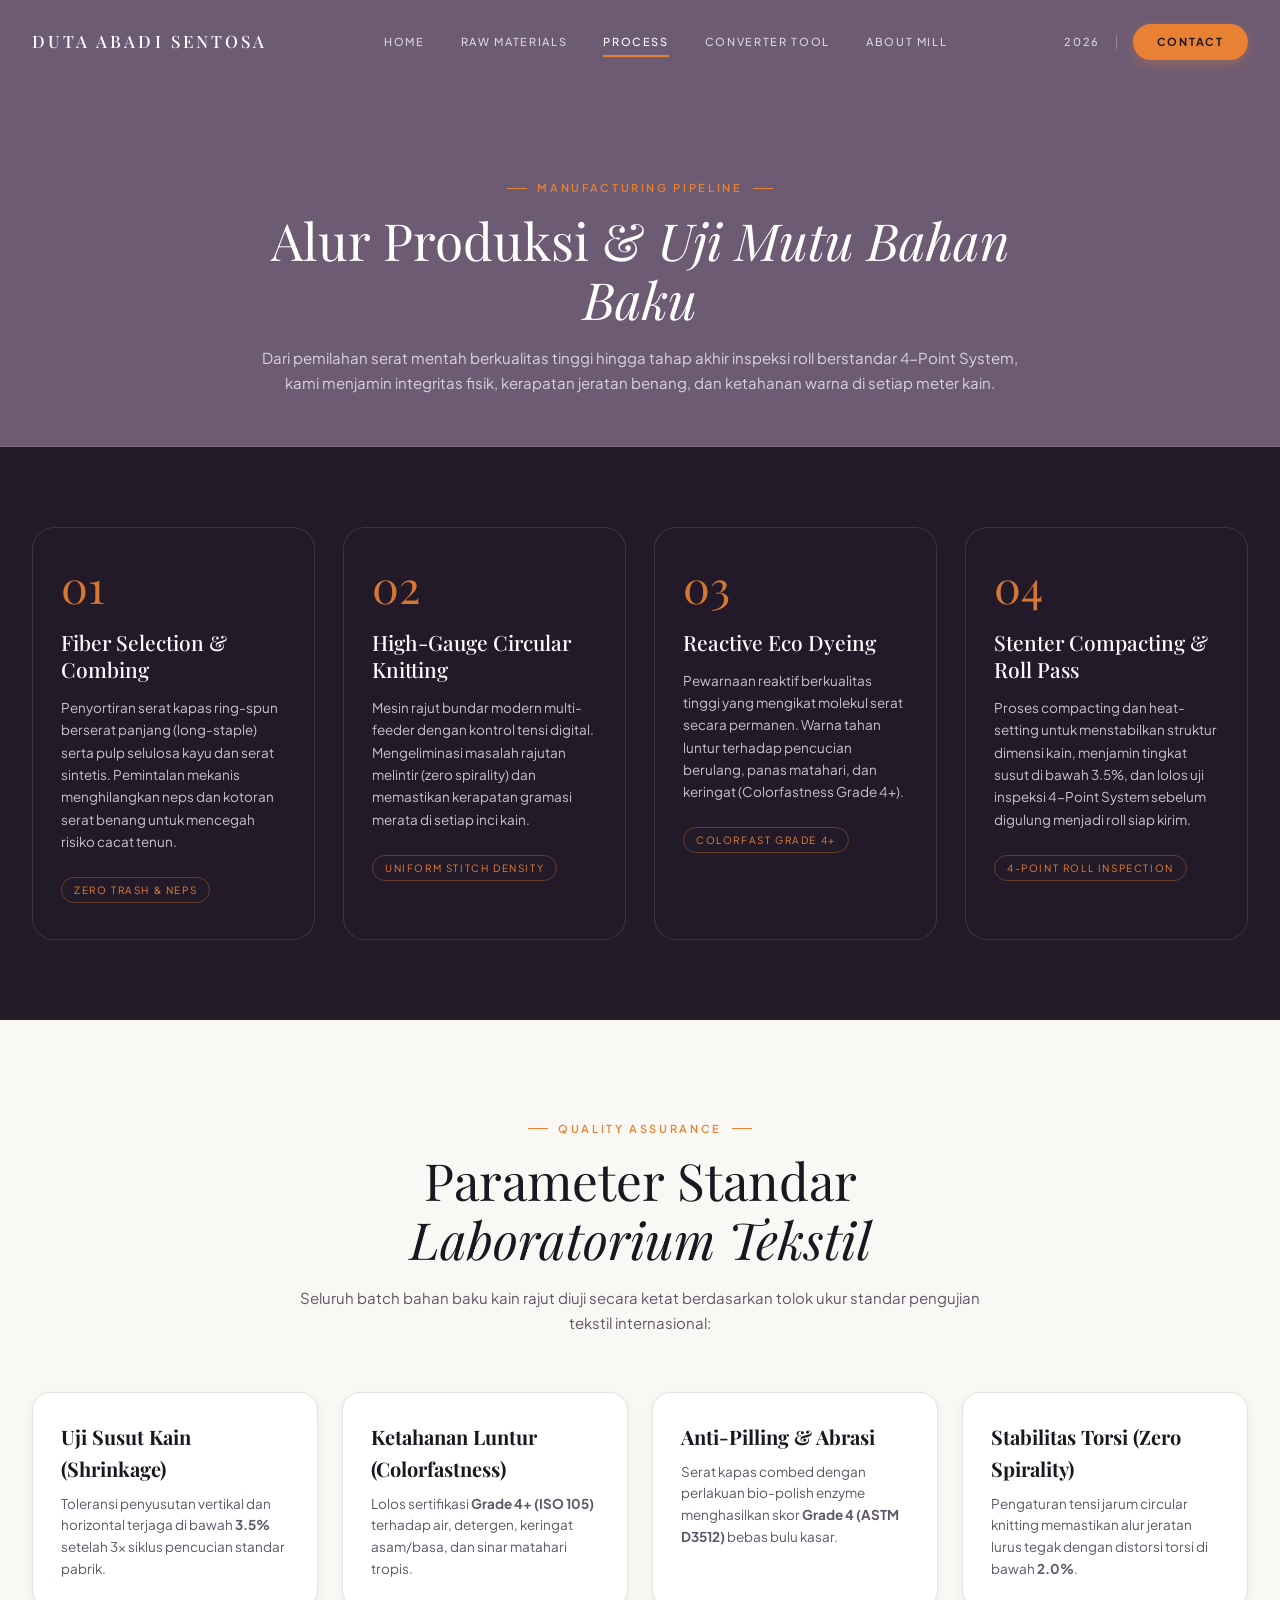
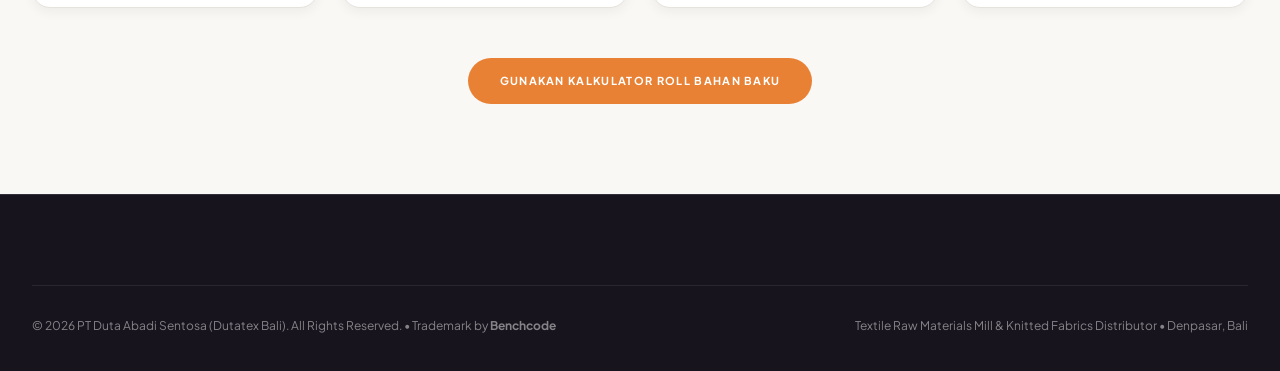
<file: process.html>
<!DOCTYPE html>
<html lang="id">
<head>
  <meta charset="UTF-8">
  <meta name="viewport" content="width=device-width, initial-scale=1.0">
  <title>Alur Proses Produksi &amp; Uji Mutu Tekstil | DUTA ABADI SENTOSA (Dutatex Bali)</title>
  <meta name="description" content="Pelajari standar pemrosesan bahan baku tekstil PT Duta Abadi Sentosa: seleksi serat, circular knitting, reactive dyeing, serta kontrol kualitas 4-Point System di Denpasar, Bali.">
  <link rel="stylesheet" href="css/style.css">
  <link rel="icon" type="image/png" href="assets/images/reference_original.png">
</head>
<body>

  <!-- Site Header -->
  <header class="site-header" id="siteHeader">
    <div class="container header-inner">
      <a href="index.html" class="brand-logo" aria-label="Duta Abadi Sentosa Homepage">
        <span class="brand-name">Duta Abadi Sentosa</span>
        <span class="brand-sub">Textile Raw Materials • Bali</span>
      </a>

      <nav class="nav-menu" aria-label="Main Navigation">
        <a href="index.html" class="nav-link">Home</a>
        <a href="materials.html" class="nav-link">Raw Materials</a>
        <a href="process.html" class="nav-link active">Process</a>
        <a href="converter.html" class="nav-link">Converter Tool</a>
        <a href="about.html" class="nav-link">About Mill</a>
      </nav>

      <div class="header-actions">
        <span class="header-year">2026</span>
        <div class="header-divider"></div>
        <a href="contact.html" class="btn-contact-pill">Contact</a>
      </div>

      <button class="mobile-toggle" id="mobileToggle" aria-label="Open Navigation Menu">
        <span></span>
        <span></span>
        <span></span>
      </button>
    </div>
  </header>

  <!-- Mobile Drawer Menu -->
  <div class="mobile-nav-drawer" id="mobileDrawer">
    <div class="mobile-drawer-header">
      <div class="brand-logo">
        <span class="brand-name">Duta Abadi Sentosa</span>
        <span class="brand-sub">Textile Raw Materials • Bali</span>
      </div>
      <button class="btn-modal-close" id="drawerClose" aria-label="Close Menu">✕</button>
    </div>
    <div class="mobile-nav-links">
      <a href="index.html" class="mobile-nav-link">Home</a>
      <a href="materials.html" class="mobile-nav-link">6 Bahan Baku Tekstil</a>
      <a href="process.html" class="mobile-nav-link" style="color: var(--accent-orange);">Alur Produksi Benang &amp; Rajut</a>
      <a href="converter.html" class="mobile-nav-link">Kalkulator Roll &amp; Metrik</a>
      <a href="about.html" class="mobile-nav-link">Tentang Dutatex</a>
      <a href="contact.html" class="mobile-nav-link">Warehouse &amp; Kontak</a>
    </div>
    <div class="mobile-drawer-footer">
      <a href="https://wa.me/62881037546829" target="_blank" class="btn-whatsapp-inquire" style="width: 100%;">
        WhatsApp Procurement
      </a>
      <p style="font-size: 11px; color: var(--text-muted); text-align: center;">
        Pertokoan Imam Bonjol Square Blok AA 40-41, Denpasar, Bali
      </p>
    </div>
  </div>

  <main style="padding-top: 100px;">
    <!-- Page Banner -->
    <section style="background: var(--bg-hero); padding: 70px 0 50px 0; border-bottom: 1px solid var(--border-glass);">
      <div class="container text-center" style="text-align: center; max-width: 820px; margin: 0 auto;">
        <div class="section-eyebrow">Manufacturing Pipeline</div>
        <h1 class="section-title">Alur Produksi &amp; <em>Uji Mutu Bahan Baku</em></h1>
        <p class="section-desc">
          Dari pemilahan serat mentah berkualitas tinggi hingga tahap akhir inspeksi roll berstandar 4-Point System, kami menjamin integritas fisik, kerapatan jeratan benang, dan ketahanan warna di setiap meter kain.
        </p>
      </div>
    </section>

    <!-- 4 Step Pipeline -->
    <section class="process-section" style="background: var(--bg-card-midnight); padding: 80px 0;">
      <div class="container">
        <div class="process-grid" style="margin-top: 0;">
          <div class="process-card">
            <div class="process-step-num">01</div>
            <h3 class="process-card-title">Fiber Selection &amp; Combing</h3>
            <p class="process-card-text">
              Penyortiran serat kapas ring-spun berserat panjang (long-staple) serta pulp selulosa kayu dan serat sintetis. Pemintalan mekanis menghilangkan neps dan kotoran serat benang untuk mencegah risiko cacat tenun.
            </p>
            <span class="process-pill-badge">Zero Trash &amp; Neps</span>
          </div>

          <div class="process-card">
            <div class="process-step-num">02</div>
            <h3 class="process-card-title">High-Gauge Circular Knitting</h3>
            <p class="process-card-text">
              Mesin rajut bundar modern multi-feeder dengan kontrol tensi digital. Mengeliminasi masalah rajutan melintir (zero spirality) dan memastikan kerapatan gramasi merata di setiap inci kain.
            </p>
            <span class="process-pill-badge">Uniform Stitch Density</span>
          </div>

          <div class="process-card">
            <div class="process-step-num">03</div>
            <h3 class="process-card-title">Reactive Eco Dyeing</h3>
            <p class="process-card-text">
              Pewarnaan reaktif berkualitas tinggi yang mengikat molekul serat secara permanen. Warna tahan luntur terhadap pencucian berulang, panas matahari, dan keringat (Colorfastness Grade 4+).
            </p>
            <span class="process-pill-badge">Colorfast Grade 4+</span>
          </div>

          <div class="process-card">
            <div class="process-step-num">04</div>
            <h3 class="process-card-title">Stenter Compacting &amp; Roll Pass</h3>
            <p class="process-card-text">
              Proses compacting dan heat-setting untuk menstabilkan struktur dimensi kain, menjamin tingkat susut di bawah 3.5%, dan lolos uji inspeksi 4-Point System sebelum digulung menjadi roll siap kirim.
            </p>
            <span class="process-pill-badge">4-Point Roll Inspection</span>
          </div>
        </div>
      </div>
    </section>

    <!-- Quality Standards & Lab Testing -->
    <section style="background: var(--bg-cream); color: var(--text-dark); padding: 90px 0;">
      <div class="container">
        <div class="section-header">
          <div class="section-eyebrow">Quality Assurance</div>
          <h2 class="section-title dark-text">Parameter Standar <em>Laboratorium Tekstil</em></h2>
          <p class="section-desc dark-text">
            Seluruh batch bahan baku kain rajut diuji secara ketat berdasarkan tolok ukur standar pengujian tekstil internasional:
          </p>
        </div>

        <div style="display: grid; grid-template-columns: repeat(auto-fit, minmax(280px, 1fr)); gap: 24px;">
          <div style="background: #ffffff; padding: 28px; border-radius: 18px; border: 1px solid var(--border-light); box-shadow: var(--shadow-sm);">
            <h4 style="font-family: var(--font-serif-display); font-size: 20px; color: var(--text-dark); margin-bottom: 8px;">Uji Susut Kain (Shrinkage)</h4>
            <p style="font-size: 13.5px; color: var(--text-dark-muted); line-height: 1.6;">Toleransi penyusutan vertikal dan horizontal terjaga di bawah <strong>3.5%</strong> setelah 3x siklus pencucian standar pabrik.</p>
          </div>

          <div style="background: #ffffff; padding: 28px; border-radius: 18px; border: 1px solid var(--border-light); box-shadow: var(--shadow-sm);">
            <h4 style="font-family: var(--font-serif-display); font-size: 20px; color: var(--text-dark); margin-bottom: 8px;">Ketahanan Luntur (Colorfastness)</h4>
            <p style="font-size: 13.5px; color: var(--text-dark-muted); line-height: 1.6;">Lolos sertifikasi <strong>Grade 4+ (ISO 105)</strong> terhadap air, detergen, keringat asam/basa, dan sinar matahari tropis.</p>
          </div>

          <div style="background: #ffffff; padding: 28px; border-radius: 18px; border: 1px solid var(--border-light); box-shadow: var(--shadow-sm);">
            <h4 style="font-family: var(--font-serif-display); font-size: 20px; color: var(--text-dark); margin-bottom: 8px;">Anti-Pilling &amp; Abrasi</h4>
            <p style="font-size: 13.5px; color: var(--text-dark-muted); line-height: 1.6;">Serat kapas combed dengan perlakuan bio-polish enzyme menghasilkan skor <strong>Grade 4 (ASTM D3512)</strong> bebas bulu kasar.</p>
          </div>

          <div style="background: #ffffff; padding: 28px; border-radius: 18px; border: 1px solid var(--border-light); box-shadow: var(--shadow-sm);">
            <h4 style="font-family: var(--font-serif-display); font-size: 20px; color: var(--text-dark); margin-bottom: 8px;">Stabilitas Torsi (Zero Spirality)</h4>
            <p style="font-size: 13.5px; color: var(--text-dark-muted); line-height: 1.6;">Pengaturan tensi jarum circular knitting memastikan alur jeratan lurus tegak dengan distorsi torsi di bawah <strong>2.0%</strong>.</p>
          </div>
        </div>

        <div style="text-align: center; margin-top: 50px;">
          <a href="converter.html" class="btn-card-primary" style="display: inline-flex; width: auto; padding: 14px 32px;">
            Gunakan Kalkulator Roll Bahan Baku
          </a>
        </div>
      </div>
    </section>
  </main>

  <!-- Footer -->
  <footer class="site-footer">
    <div class="container">
      <div class="footer-bottom">
        <div>&copy; 2026 PT Duta Abadi Sentosa (Dutatex Bali). All Rights Reserved. &bull; Trademark by <strong>Benchcode</strong></div>
        <div>Textile Raw Materials Mill &amp; Knitted Fabrics Distributor &bull; Denpasar, Bali</div>
      </div>
    </div>
  </footer>

  <script src="js/main.js"></script>
</body>
</html>
</file>
<file: css/style.css>
/* ==========================================================================
   DUTA ABADI SENTOSA (DUTATEX BALI) - TEXTILE ATELIER
   Luxury Editorial Design System matching Reference Screenshot
   ========================================================================== */

@import url('https://fonts.googleapis.com/css2?family=Italiana&family=Playfair+Display:ital,wght@0,400;0,500;0,600;0,700;1,400;1,500;1,600&family=Plus+Jakarta+Sans:ital,wght@0,300;0,400;0,500;0,600;0,700;1,300;1,400&family=Cinzel:wght@400;500;600&display=swap');

:root {
  /* Core Palette - Sampled directly from Reference */
  --bg-hero: #6d5b74;
  --bg-hero-gradient-top: #76627d;
  --bg-hero-gradient-bottom: #5b4a62;
  --bg-hero-darker: #4a3a50;
  
  --accent-orange: #e98134;
  --accent-orange-hover: #f38f46;
  --accent-orange-light: #fef0e7;
  --accent-orange-glow: rgba(233, 129, 52, 0.38);
  
  /* Text colors on dark/purple */
  --text-pure: #ffffff;
  --text-ivory: #fdfafc;
  --text-muted: rgba(253, 250, 253, 0.76);
  --text-faint: rgba(253, 250, 253, 0.48);
  --border-glass: rgba(255, 255, 255, 0.12);
  --border-glass-strong: rgba(255, 255, 255, 0.22);
  
  /* Light theme sections */
  --bg-cream: #faf8f5;
  --bg-cream-card: #ffffff;
  --bg-cream-subtle: #f2efe9;
  --text-dark: #1b1721;
  --text-dark-muted: #5e5667;
  --text-dark-faint: #988f9f;
  --border-light: #e6e2dc;
  
  /* Deep dark sections */
  --bg-midnight: #18141d;
  --bg-card-midnight: #221c28;
  --bg-card-midnight-hover: #2c2534;

  /* Typography */
  --font-serif-display: 'Playfair Display', Georgia, serif;
  --font-serif-title: 'Italiana', 'Playfair Display', Georgia, serif;
  --font-sans: 'Plus Jakarta Sans', -apple-system, BlinkMacSystemFont, 'Segoe UI', Roboto, sans-serif;
  
  /* Radii & Shadows */
  --radius-pill: 9999px;
  --radius-card: 22px;
  --radius-sm: 10px;
  --shadow-sm: 0 4px 12px rgba(0, 0, 0, 0.05);
  --shadow-md: 0 12px 30px rgba(0, 0, 0, 0.08);
  --shadow-lg: 0 20px 40px rgba(0, 0, 0, 0.12);
  --shadow-orange: 0 10px 28px -4px rgba(233, 129, 52, 0.42);
  
  /* Transitions */
  --transition-fast: 0.2s cubic-bezier(0.16, 1, 0.3, 1);
  --transition-smooth: 0.35s cubic-bezier(0.16, 1, 0.3, 1);
  --transition-slow: 0.6s cubic-bezier(0.16, 1, 0.3, 1);
}

/* ==========================================================================
   Base Styles & Reset
   ========================================================================== */
*, *::before, *::after {
  box-sizing: border-box;
  margin: 0;
  padding: 0;
}

html {
  font-size: 16px;
  scroll-behavior: smooth;
  -webkit-font-smoothing: antialiased;
  -moz-osx-font-smoothing: grayscale;
}

body {
  font-family: var(--font-sans);
  background-color: var(--bg-hero);
  color: var(--text-ivory);
  line-height: 1.6;
  overflow-x: hidden;
  position: relative;
}

img, svg {
  display: block;
  max-width: 100%;
}

a {
  color: inherit;
  text-decoration: none;
  transition: all var(--transition-fast);
}

button {
  font-family: inherit;
  cursor: pointer;
  border: none;
  background: none;
  outline: none;
}

input, select, textarea {
  font-family: inherit;
  font-size: 15px;
  outline: none;
}

.container {
  width: 100%;
  max-width: 1360px;
  margin: 0 auto;
  padding: 0 32px;
}

@media (max-width: 768px) {
  .container {
    padding: 0 20px;
  }
}

/* ==========================================================================
   Header & Navigation
   ========================================================================== */
.site-header {
  position: fixed;
  top: 0;
  left: 0;
  width: 100%;
  z-index: 1000;
  transition: background-color var(--transition-smooth), backdrop-filter var(--transition-smooth), padding var(--transition-smooth);
  padding: 24px 0;
}

.site-header.scrolled {
  background-color: rgba(91, 74, 98, 0.88);
  backdrop-filter: blur(14px);
  -webkit-backdrop-filter: blur(14px);
  padding: 16px 0;
  border-bottom: 1px solid var(--border-glass);
  box-shadow: 0 8px 30px rgba(0, 0, 0, 0.15);
}

.header-inner {
  display: flex;
  align-items: center;
  justify-content: space-between;
}

/* Brand Logo - Matching Screenshot Cleanliness */
.brand-logo {
  display: flex;
  align-items: center;
  text-decoration: none;
}

.brand-name {
  font-family: var(--font-serif-display);
  font-size: 17px;
  font-weight: 500;
  letter-spacing: 0.18em;
  text-transform: uppercase;
  color: var(--text-pure);
  transition: opacity var(--transition-fast);
}

.brand-sub {
  display: none; /* Keep clean like reference */
}

.brand-logo:hover .brand-name {
  opacity: 0.85;
}

/* Nav Links - Exactly matching screenshot style */
.nav-menu {
  display: flex;
  align-items: center;
  gap: 36px;
}

.nav-link {
  font-family: var(--font-sans);
  font-size: 11px;
  font-weight: 500;
  letter-spacing: 0.15em;
  text-transform: uppercase;
  color: var(--text-muted);
  position: relative;
  padding: 6px 0;
  transition: color var(--transition-fast);
}

.nav-link::after {
  content: '';
  position: absolute;
  bottom: 0;
  left: 0;
  width: 0;
  height: 1.5px;
  background-color: var(--accent-orange);
  transition: width var(--transition-smooth);
}

.nav-link:hover,
.nav-link.active {
  color: var(--text-pure);
}

.nav-link:hover::after,
.nav-link.active::after {
  width: 100%;
}

/* Header Right - Year & Contact Pill */
.header-actions {
  display: flex;
  align-items: center;
  gap: 16px;
}

.header-year {
  font-family: var(--font-sans);
  font-size: 11px;
  font-weight: 500;
  letter-spacing: 0.14em;
  color: var(--text-muted);
}

.header-divider {
  width: 1px;
  height: 14px;
  background-color: rgba(255, 255, 255, 0.28);
}

.btn-contact-pill {
  display: inline-flex;
  align-items: center;
  justify-content: center;
  background-color: var(--accent-orange);
  color: #1e1724;
  font-family: var(--font-sans);
  font-size: 11px;
  font-weight: 700;
  letter-spacing: 0.16em;
  text-transform: uppercase;
  padding: 9px 24px;
  border-radius: var(--radius-pill);
  box-shadow: 0 4px 14px rgba(233, 129, 52, 0.32);
  transition: all var(--transition-smooth);
}

.btn-contact-pill:hover {
  background-color: var(--accent-orange-hover);
  color: #000000;
  box-shadow: var(--shadow-orange);
  transform: translateY(-1.5px);
}

/* Mobile Toggle */
.mobile-toggle {
  display: none;
  flex-direction: column;
  justify-content: center;
  align-items: center;
  width: 40px;
  height: 40px;
  border-radius: 50%;
  background: rgba(255, 255, 255, 0.08);
  border: 1px solid var(--border-glass);
  cursor: pointer;
}

.mobile-toggle span {
  display: block;
  width: 18px;
  height: 2px;
  background: var(--text-pure);
  margin: 2px 0;
  transition: all var(--transition-fast);
}

/* ==========================================================================
   Hero Section - 1:1 Matching the Reference Screenshot
   ========================================================================== */
body.page-home {
  height: 100vh;
  max-height: 100vh;
  overflow: hidden;
  display: flex;
  flex-direction: column;
}

@media (max-width: 991px) {
  body.page-home {
    height: auto;
    max-height: none;
    overflow-y: auto;
  }
}

.hero-page-wrapper {
  flex: 1;
  position: relative;
  display: flex;
  flex-direction: column;
  overflow: hidden;
  height: calc(100vh - 40px);
}

@media (max-width: 991px) {
  .hero-page-wrapper {
    height: auto;
    overflow: visible;
  }
}

.hero-section {
  position: relative;
  width: 100%;
  height: 100%;
  flex: 1;
  display: flex;
  align-items: center;
  background-color: #715f7a;
  padding-top: 70px;
  padding-bottom: 40px;
  overflow: hidden;
}

/* Authentic Pristine Hero Artwork (Single Uncut Photographic Plate) */
.hero-bg-layer {
  position: absolute;
  top: 0;
  left: 0;
  width: 100%;
  height: 100%;
  pointer-events: none;
  z-index: 1;
}

.hero-bg-image {
  width: 100%;
  height: 100%;
  object-fit: cover;
  object-position: left center;
  opacity: 1;
}

/* Hero Content Grid - Matched 1:1 to Screenshot */
.hero-container {
  position: relative;
  z-index: 5;
  width: 100%;
  max-width: 1440px;
  margin: 0 auto;
  padding: 0 48px;
  min-height: calc(100vh - 120px);
  display: flex;
  flex-direction: column;
  justify-content: center;
}

.hero-layout {
  display: grid;
  grid-template-columns: 50% 50%;
  align-items: center;
  width: 100%;
}

/* Left side spacer (where the orange fabric sculpture sits) */
.hero-visual-spacer {
  min-height: 480px;
}

.hero-fabric-badge {
  display: none; /* Keep clean like screenshot */
}

/* Right side content block - Pixel-perfect to screenshot */
.hero-content {
  padding-left: 0;
  padding-top: 10px;
  display: flex;
  flex-direction: column;
  justify-content: center;
  position: relative;
  max-width: 580px;
}

/* Main Headline: "Shape a softer world." */
.hero-headline {
  font-family: var(--font-serif-display);
  font-size: clamp(3.8rem, 5.4vw, 5.8rem);
  font-weight: 400;
  line-height: 0.96;
  letter-spacing: -0.025em;
  color: var(--text-ivory);
  margin-bottom: 22px;
}

.headline-line {
  display: block;
}

.headline-italic {
  font-family: var(--font-serif-display);
  font-style: italic;
  font-weight: 400;
  letter-spacing: -0.02em;
}

/* Subtitle: "Textile design for a more considerate tomorrow. Thoughtful materials. Lasting beauty." */
.hero-subtitle {
  font-family: var(--font-sans);
  font-size: clamp(14px, 1.1vw, 15.5px);
  font-weight: 300;
  line-height: 1.62;
  color: var(--text-muted);
  max-width: 440px;
  margin-bottom: 32px;
}

.hero-subtitle span {
  display: block;
}

/* Primary CTA Button: "EXPLORE RAW MATERIALS ->" */
.hero-cta-group {
  display: flex;
  align-items: center;
  gap: 16px;
  margin-bottom: 0px;
}

.btn-hero-cta {
  display: inline-flex;
  align-items: center;
  gap: 12px;
  background-color: var(--accent-orange);
  color: #ffffff;
  font-family: var(--font-sans);
  font-size: 11px;
  font-weight: 600;
  letter-spacing: 0.16em;
  text-transform: uppercase;
  padding: 14px 32px;
  border-radius: var(--radius-pill);
  box-shadow: 0 8px 24px -2px rgba(233, 129, 52, 0.45);
  transition: all var(--transition-smooth);
}

.btn-hero-cta svg {
  width: 15px;
  height: 15px;
  transition: transform var(--transition-smooth);
}

.btn-hero-cta:hover {
  background-color: var(--accent-orange-hover);
  box-shadow: 0 12px 28px -2px rgba(233, 129, 52, 0.6);
  transform: translateY(-2px);
}

.btn-hero-cta:hover svg {
  transform: translateX(4px);
}

.btn-hero-secondary {
  display: none; /* Secondary button hidden in hero to keep 1:1 match to screenshot */
}

/* Bottom Right Category Indicators (RAW FIBERS, KNIT STRUCTURES, ROLL ARCHIVE) */
.hero-indicators-corner {
  position: absolute;
  top: 66%;
  right: 64px;
  display: flex;
  flex-direction: column;
  align-items: flex-start;
  gap: 10px;
  z-index: 10;
}

.indicator-line {
  width: 36px;
  height: 1.5px;
  background-color: rgba(253, 250, 253, 0.4);
  margin-bottom: 2px;
}

.indicator-links {
  display: flex;
  flex-direction: column;
  gap: 6px;
}

.indicator-item {
  font-family: var(--font-sans);
  font-size: 10.5px;
  font-weight: 500;
  letter-spacing: 0.22em;
  text-transform: uppercase;
  color: rgba(253, 250, 253, 0.68);
  transition: all var(--transition-fast);
  display: flex;
  align-items: center;
  gap: 6px;
}

.indicator-item:hover {
  color: var(--accent-orange);
  transform: translateX(3px);
}

/* ==========================================================================
   Hero Screen Sleek Footer (Benchcode Trademark Attribution)
   ========================================================================== */
.hero-screen-footer {
  position: fixed;
  bottom: 0;
  left: 0;
  width: 100%;
  height: 40px;
  background: rgba(38, 30, 42, 0.78);
  backdrop-filter: blur(14px);
  -webkit-backdrop-filter: blur(14px);
  border-top: 1px solid rgba(255, 255, 255, 0.08);
  z-index: 100;
  display: flex;
  align-items: center;
  padding: 0 48px;
}

.hero-footer-content {
  width: 100%;
  max-width: 1440px;
  margin: 0 auto;
  display: flex;
  align-items: center;
  justify-content: space-between;
  font-family: var(--font-sans);
  font-size: 11px;
  color: rgba(253, 250, 253, 0.72);
}

.hero-footer-col-left {
  display: flex;
  align-items: center;
  gap: 8px;
}

.footer-sep {
  opacity: 0.35;
}

.hero-footer-col-center {
  font-size: 10px;
  text-transform: uppercase;
  letter-spacing: 0.16em;
  color: rgba(253, 250, 253, 0.55);
}

.hero-footer-col-right {
  display: flex;
  align-items: center;
}

.footer-trademark-benchcode {
  color: rgba(253, 250, 253, 0.9);
  letter-spacing: 0.06em;
}

.footer-trademark-benchcode strong {
  color: var(--accent-orange);
  font-weight: 700;
  letter-spacing: 0.12em;
  text-transform: uppercase;
}

@media (max-width: 991px) {
  .hero-screen-footer {
    position: relative;
    height: auto;
    padding: 16px 24px;
  }
  .hero-footer-content {
    flex-direction: column;
    gap: 8px;
    text-align: center;
  }
  .hero-footer-col-center {
    display: none;
  }
}

/* ==========================================================================
   Trust / Stats Ribbon
   ========================================================================== */
.stats-ribbon {
  background: var(--bg-card-midnight);
  border-top: 1px solid var(--border-glass);
  border-bottom: 1px solid var(--border-glass);
  padding: 36px 0;
  position: relative;
  z-index: 10;
}

.stats-grid {
  display: grid;
  grid-template-columns: repeat(4, 1fr);
  gap: 24px;
}

.stat-item {
  display: flex;
  flex-direction: column;
  border-right: 1px solid var(--border-glass);
  padding-right: 20px;
}

.stat-item:last-child {
  border-right: none;
}

.stat-number {
  font-family: var(--font-serif-display);
  font-size: clamp(2rem, 3vw, 2.7rem);
  font-weight: 500;
  color: var(--accent-orange);
  line-height: 1;
  margin-bottom: 8px;
}

.stat-label {
  font-size: 13px;
  font-weight: 600;
  letter-spacing: 0.08em;
  text-transform: uppercase;
  color: var(--text-pure);
  margin-bottom: 4px;
}

.stat-desc {
  font-size: 12px;
  color: var(--text-muted);
  line-height: 1.4;
}

/* ==========================================================================
   Section Headers (Shared Editorial Style)
   ========================================================================== */
.section-header {
  text-align: center;
  max-width: 680px;
  margin: 0 auto 56px auto;
}

.section-eyebrow {
  display: inline-flex;
  align-items: center;
  gap: 10px;
  font-size: 11px;
  font-weight: 600;
  letter-spacing: 0.24em;
  text-transform: uppercase;
  color: var(--accent-orange);
  margin-bottom: 14px;
}

.section-eyebrow::before,
.section-eyebrow::after {
  content: '';
  width: 20px;
  height: 1.5px;
  background-color: var(--accent-orange);
}

.section-title {
  font-family: var(--font-serif-display);
  font-size: clamp(2.2rem, 4vw, 3.4rem);
  font-weight: 400;
  line-height: 1.15;
  margin-bottom: 16px;
  color: var(--text-pure);
}

.section-title.dark-text {
  color: var(--text-dark);
}

.section-title em {
  font-style: italic;
  font-weight: 400;
}

.section-desc {
  font-size: 15px;
  line-height: 1.7;
  color: var(--text-muted);
}

.section-desc.dark-text {
  color: var(--text-dark-muted);
}

/* ==========================================================================
   Collections Section: "The Material Archive"
   ========================================================================== */
.collections-section {
  background-color: var(--bg-cream);
  color: var(--text-dark);
  padding: 110px 0;
  position: relative;
}

/* Filter Tabs */
.collection-tabs {
  display: flex;
  align-items: center;
  justify-content: center;
  flex-wrap: wrap;
  gap: 12px;
  margin-bottom: 48px;
}

.tab-btn {
  padding: 9px 22px;
  border-radius: var(--radius-pill);
  font-size: 11.5px;
  font-weight: 600;
  letter-spacing: 0.12em;
  text-transform: uppercase;
  background: var(--bg-cream-subtle);
  color: var(--text-dark-muted);
  border: 1px solid var(--border-light);
  transition: all var(--transition-fast);
}

.tab-btn:hover {
  background: #e8e3dc;
  color: var(--text-dark);
}

.tab-btn.active {
  background: var(--text-dark);
  color: var(--text-pure);
  border-color: var(--text-dark);
}

/* Fabric Cards Grid */
.fabrics-grid {
  display: grid;
  grid-template-columns: repeat(auto-fill, minmax(310px, 1fr));
  gap: 32px;
}

.fabric-card {
  background: var(--bg-cream-card);
  border-radius: var(--radius-card);
  overflow: hidden;
  border: 1px solid var(--border-light);
  box-shadow: var(--shadow-sm);
  display: flex;
  flex-direction: column;
  transition: all var(--transition-smooth);
  position: relative;
}

.fabric-card:hover {
  transform: translateY(-6px);
  box-shadow: var(--shadow-lg);
  border-color: #d8d2c8;
}

/* Card Visual Thumbnail */
.card-media {
  position: relative;
  height: 240px;
  overflow: hidden;
  background-color: #eee9e2;
}

.card-img {
  width: 100%;
  height: 100%;
  object-fit: cover;
  transition: transform var(--transition-slow);
}

.fabric-card:hover .card-img {
  transform: scale(1.06);
}

.card-tag {
  position: absolute;
  top: 16px;
  left: 16px;
  padding: 5px 12px;
  background: rgba(255, 255, 255, 0.92);
  backdrop-filter: blur(8px);
  border-radius: var(--radius-pill);
  font-size: 10px;
  font-weight: 700;
  letter-spacing: 0.14em;
  text-transform: uppercase;
  color: var(--text-dark);
  box-shadow: 0 4px 10px rgba(0, 0, 0, 0.06);
}

.card-stock-badge {
  position: absolute;
  top: 16px;
  right: 16px;
  padding: 5px 12px;
  background: rgba(30, 23, 36, 0.82);
  backdrop-filter: blur(8px);
  border-radius: var(--radius-pill);
  font-size: 10px;
  font-weight: 600;
  letter-spacing: 0.1em;
  text-transform: uppercase;
  color: #55f3a0;
  display: flex;
  align-items: center;
  gap: 6px;
}

.stock-dot {
  width: 6px;
  height: 6px;
  border-radius: 50%;
  background: #55f3a0;
}

/* Card Body */
.card-body {
  padding: 24px;
  display: flex;
  flex-direction: column;
  flex-grow: 1;
}

.card-category {
  font-size: 11px;
  font-weight: 600;
  letter-spacing: 0.14em;
  text-transform: uppercase;
  color: var(--accent-orange);
  margin-bottom: 6px;
}

.card-title {
  font-family: var(--font-serif-display);
  font-size: 21px;
  font-weight: 600;
  line-height: 1.25;
  color: var(--text-dark);
  margin-bottom: 12px;
}

.card-desc {
  font-size: 13.5px;
  line-height: 1.6;
  color: var(--text-dark-muted);
  margin-bottom: 20px;
  flex-grow: 1;
}

/* Fabric Specifications List */
.card-specs {
  display: grid;
  grid-template-columns: 1fr 1fr;
  gap: 10px;
  padding: 14px;
  background: var(--bg-cream-subtle);
  border-radius: var(--radius-sm);
  margin-bottom: 20px;
}

.spec-cell {
  display: flex;
  flex-direction: column;
}

.spec-key {
  font-size: 10px;
  font-weight: 600;
  letter-spacing: 0.12em;
  text-transform: uppercase;
  color: var(--text-dark-faint);
}

.spec-val {
  font-size: 12.5px;
  font-weight: 600;
  color: var(--text-dark);
}

/* Swatch Color Preview Dots */
.card-swatches {
  display: flex;
  align-items: center;
  justify-content: space-between;
  margin-bottom: 20px;
  padding-bottom: 16px;
  border-bottom: 1px solid var(--border-light);
}

.swatch-label {
  font-size: 11px;
  font-weight: 600;
  color: var(--text-dark-faint);
  letter-spacing: 0.08em;
  text-transform: uppercase;
}

.swatch-dots {
  display: flex;
  align-items: center;
  gap: 6px;
}

.color-dot {
  width: 16px;
  height: 16px;
  border-radius: 50%;
  border: 2px solid #ffffff;
  box-shadow: 0 0 0 1px #dcd7ce;
  cursor: pointer;
  transition: transform var(--transition-fast);
}

.color-dot:hover {
  transform: scale(1.25);
}

/* Card Action Buttons */
.card-actions {
  display: flex;
  align-items: center;
  gap: 10px;
}

.btn-card-primary {
  flex: 1;
  display: inline-flex;
  align-items: center;
  justify-content: center;
  gap: 6px;
  background-color: var(--accent-orange);
  color: var(--text-pure);
  font-size: 11px;
  font-weight: 700;
  letter-spacing: 0.12em;
  text-transform: uppercase;
  padding: 10px 16px;
  border-radius: var(--radius-pill);
  transition: all var(--transition-fast);
}

.btn-card-primary:hover {
  background-color: var(--accent-orange-hover);
  box-shadow: 0 6px 16px rgba(233, 129, 52, 0.35);
}

.btn-card-ghost {
  display: inline-flex;
  align-items: center;
  justify-content: center;
  padding: 10px 14px;
  border-radius: var(--radius-pill);
  border: 1px solid var(--border-light);
  color: var(--text-dark);
  font-size: 11px;
  font-weight: 600;
  letter-spacing: 0.1em;
  text-transform: uppercase;
  transition: all var(--transition-fast);
}

.btn-card-ghost:hover {
  background: var(--bg-cream-subtle);
  border-color: #cac4b9;
}

/* ==========================================================================
   Artisan Process Section (Editorial 4-Step Pipeline)
   ========================================================================== */
.process-section {
  background: var(--bg-hero);
  background-image: linear-gradient(180deg, var(--bg-hero-darker) 0%, var(--bg-hero) 100%);
  color: var(--text-ivory);
  padding: 120px 0;
  position: relative;
  overflow: hidden;
}

.process-grid {
  display: grid;
  grid-template-columns: repeat(4, 1fr);
  gap: 28px;
  margin-top: 50px;
}

.process-card {
  background: rgba(36, 27, 41, 0.55);
  backdrop-filter: blur(12px);
  -webkit-backdrop-filter: blur(12px);
  border: 1px solid var(--border-glass);
  border-radius: var(--radius-card);
  padding: 36px 28px;
  display: flex;
  flex-direction: column;
  position: relative;
  transition: all var(--transition-smooth);
}

.process-card:hover {
  transform: translateY(-6px);
  background: rgba(45, 34, 51, 0.75);
  border-color: var(--border-glass-strong);
}

.process-step-num {
  font-family: var(--font-serif-display);
  font-size: 2.8rem;
  font-weight: 400;
  color: var(--accent-orange);
  line-height: 1;
  margin-bottom: 20px;
  opacity: 0.9;
}

.process-card-title {
  font-family: var(--font-serif-display);
  font-size: 21px;
  font-weight: 500;
  line-height: 1.3;
  margin-bottom: 14px;
  color: var(--text-pure);
}

.process-card-text {
  font-size: 13.5px;
  line-height: 1.65;
  color: var(--text-muted);
}

.process-pill-badge {
  margin-top: 24px;
  align-self: flex-start;
  font-size: 10px;
  letter-spacing: 0.16em;
  text-transform: uppercase;
  color: var(--accent-orange);
  border: 1px solid rgba(233, 129, 52, 0.35);
  padding: 4px 12px;
  border-radius: var(--radius-pill);
}

/* ==========================================================================
   Fabric Yardage & Roll Calculator (Interactive Tool)
   ========================================================================== */
.calculator-section {
  background-color: var(--bg-card-midnight);
  color: var(--text-ivory);
  padding: 110px 0;
  position: relative;
}

.calc-wrapper {
  background: rgba(43, 33, 49, 0.6);
  backdrop-filter: blur(16px);
  border: 1px solid var(--border-glass);
  border-radius: 28px;
  padding: 48px;
  display: grid;
  grid-template-columns: 1.15fr 0.85fr;
  gap: 50px;
  box-shadow: 0 24px 60px rgba(0, 0, 0, 0.25);
}

.calc-inputs {
  display: flex;
  flex-direction: column;
  gap: 28px;
}

.calc-group {
  display: flex;
  flex-direction: column;
  gap: 10px;
}

.calc-label {
  font-size: 12px;
  font-weight: 600;
  letter-spacing: 0.14em;
  text-transform: uppercase;
  color: var(--text-muted);
}

/* Selector Pills */
.pill-selector {
  display: flex;
  flex-wrap: wrap;
  gap: 10px;
}

.pill-option {
  padding: 10px 18px;
  border-radius: var(--radius-pill);
  font-size: 12px;
  font-weight: 500;
  background: rgba(255, 255, 255, 0.06);
  border: 1px solid var(--border-glass);
  color: var(--text-ivory);
  cursor: pointer;
  transition: all var(--transition-fast);
}

.pill-option:hover {
  background: rgba(255, 255, 255, 0.12);
  border-color: rgba(255, 255, 255, 0.25);
}

.pill-option.active {
  background: var(--accent-orange);
  color: #1e1724;
  font-weight: 700;
  border-color: var(--accent-orange);
  box-shadow: 0 4px 14px rgba(233, 129, 52, 0.35);
}

/* Number Range Slider */
.calc-range-wrapper {
  display: flex;
  flex-direction: column;
  gap: 12px;
}

.calc-slider-header {
  display: flex;
  align-items: center;
  justify-content: space-between;
}

.slider-value-display {
  font-family: var(--font-serif-display);
  font-size: 24px;
  font-weight: 600;
  color: var(--accent-orange);
}

.custom-range-slider {
  width: 100%;
  height: 6px;
  border-radius: 4px;
  background: rgba(255, 255, 255, 0.15);
  outline: none;
  -webkit-appearance: none;
}

.custom-range-slider::-webkit-slider-thumb {
  -webkit-appearance: none;
  width: 20px;
  height: 20px;
  border-radius: 50%;
  background: var(--accent-orange);
  cursor: pointer;
  box-shadow: 0 0 12px var(--accent-orange);
  transition: transform 0.1s ease;
}

.custom-range-slider::-webkit-slider-thumb:hover {
  transform: scale(1.2);
}

/* Result Card */
.calc-results-card {
  background: linear-gradient(145deg, #32253a 0%, #201726 100%);
  border: 1px solid var(--border-glass-strong);
  border-radius: 20px;
  padding: 36px 30px;
  display: flex;
  flex-direction: column;
  justify-content: space-between;
  box-shadow: 0 12px 30px rgba(0, 0, 0, 0.2);
}

.result-header {
  border-bottom: 1px solid var(--border-glass);
  padding-bottom: 20px;
  margin-bottom: 24px;
}

.result-eyebrow {
  font-size: 11px;
  letter-spacing: 0.16em;
  text-transform: uppercase;
  color: var(--accent-orange);
  font-weight: 600;
  margin-bottom: 6px;
}

.result-title {
  font-family: var(--font-serif-display);
  font-size: 22px;
  font-weight: 500;
  color: var(--text-pure);
}

.result-metrics {
  display: flex;
  flex-direction: column;
  gap: 20px;
  margin-bottom: 30px;
}

.metric-row {
  display: flex;
  align-items: baseline;
  justify-content: space-between;
  border-bottom: 1px dashed rgba(255, 255, 255, 0.1);
  padding-bottom: 10px;
}

.metric-name {
  font-size: 13px;
  color: var(--text-muted);
}

.metric-val-big {
  font-family: var(--font-serif-display);
  font-size: 28px;
  font-weight: 600;
  color: var(--accent-orange);
}

.metric-val-unit {
  font-size: 13px;
  color: var(--text-muted);
  margin-left: 4px;
}

.btn-whatsapp-inquire {
  display: inline-flex;
  align-items: center;
  justify-content: center;
  gap: 10px;
  background-color: #25D366;
  color: #0b2b16;
  font-size: 12px;
  font-weight: 700;
  letter-spacing: 0.14em;
  text-transform: uppercase;
  padding: 15px 24px;
  border-radius: var(--radius-pill);
  box-shadow: 0 8px 24px rgba(37, 211, 102, 0.3);
  transition: all var(--transition-fast);
}

.btn-whatsapp-inquire:hover {
  background-color: #2ee672;
  box-shadow: 0 12px 30px rgba(37, 211, 102, 0.45);
  transform: translateY(-2px);
}

/* ==========================================================================
   About Section & Heritage (Bali Knitting Atelier)
   ========================================================================== */
.about-section {
  background-color: var(--bg-cream);
  color: var(--text-dark);
  padding: 120px 0;
  position: relative;
}

.about-grid {
  display: grid;
  grid-template-columns: 1fr 1fr;
  gap: 60px;
  align-items: center;
}

.about-visual {
  position: relative;
}

.about-img-main {
  width: 100%;
  height: 520px;
  object-fit: cover;
  border-radius: var(--radius-card);
  box-shadow: var(--shadow-lg);
}

.about-badge-float {
  position: absolute;
  bottom: -25px;
  right: -20px;
  background: var(--bg-hero);
  color: var(--text-pure);
  padding: 24px 28px;
  border-radius: 18px;
  box-shadow: 0 16px 36px rgba(0, 0, 0, 0.2);
  border: 1px solid var(--border-glass);
  max-width: 240px;
}

.badge-float-num {
  font-family: var(--font-serif-display);
  font-size: 36px;
  font-weight: 600;
  color: var(--accent-orange);
  line-height: 1;
  margin-bottom: 6px;
}

.badge-float-txt {
  font-size: 12px;
  font-weight: 500;
  line-height: 1.4;
  color: var(--text-ivory);
}

.about-content {
  display: flex;
  flex-direction: column;
}

.about-headline {
  font-family: var(--font-serif-display);
  font-size: clamp(2.2rem, 3.8vw, 3.2rem);
  font-weight: 400;
  line-height: 1.18;
  color: var(--text-dark);
  margin-bottom: 24px;
}

.about-headline em {
  font-style: italic;
  color: var(--accent-orange);
}

.about-lead {
  font-size: 16px;
  font-weight: 400;
  line-height: 1.75;
  color: var(--text-dark-muted);
  margin-bottom: 20px;
}

.about-features-list {
  display: flex;
  flex-direction: column;
  gap: 16px;
  margin: 20px 0 32px 0;
}

.feature-point {
  display: flex;
  align-items: flex-start;
  gap: 14px;
}

.feature-check {
  width: 22px;
  height: 22px;
  border-radius: 50%;
  background: var(--accent-orange-light);
  color: var(--accent-orange);
  display: flex;
  align-items: center;
  justify-content: center;
  flex-shrink: 0;
  margin-top: 2px;
}

.feature-check svg {
  width: 13px;
  height: 13px;
}

.feature-text strong {
  display: block;
  font-size: 14px;
  font-weight: 600;
  color: var(--text-dark);
  margin-bottom: 2px;
}

.feature-text span {
  font-size: 13px;
  color: var(--text-dark-muted);
  line-height: 1.5;
}

/* ==========================================================================
   Showroom & Contact Section (Imam Bonjol Square, Denpasar)
   ========================================================================== */
.showroom-section {
  background: var(--bg-hero-darker);
  color: var(--text-ivory);
  padding: 120px 0;
  position: relative;
}

.showroom-grid {
  display: grid;
  grid-template-columns: 1fr 1fr;
  gap: 50px;
}

.showroom-card-info {
  background: rgba(35, 27, 40, 0.7);
  backdrop-filter: blur(14px);
  border: 1px solid var(--border-glass);
  border-radius: var(--radius-card);
  padding: 44px;
  display: flex;
  flex-direction: column;
  justify-content: space-between;
}

.showroom-header {
  margin-bottom: 28px;
}

.showroom-title {
  font-family: var(--font-serif-display);
  font-size: 28px;
  font-weight: 500;
  color: var(--text-pure);
  margin-bottom: 10px;
}

.showroom-desc {
  font-size: 14px;
  line-height: 1.6;
  color: var(--text-muted);
}

.contact-meta-list {
  display: flex;
  flex-direction: column;
  gap: 20px;
  margin-bottom: 34px;
}

.meta-row {
  display: flex;
  align-items: flex-start;
  gap: 16px;
}

.meta-icon-box {
  width: 42px;
  height: 42px;
  border-radius: 12px;
  background: rgba(233, 129, 52, 0.15);
  border: 1px solid rgba(233, 129, 52, 0.3);
  color: var(--accent-orange);
  display: flex;
  align-items: center;
  justify-content: center;
  flex-shrink: 0;
}

.meta-icon-box svg {
  width: 20px;
  height: 20px;
}

.meta-details strong {
  display: block;
  font-size: 12px;
  letter-spacing: 0.1em;
  text-transform: uppercase;
  color: var(--text-muted);
  margin-bottom: 3px;
}

.meta-details p,
.meta-details a {
  font-size: 14.5px;
  color: var(--text-pure);
  line-height: 1.5;
}

.meta-details a:hover {
  color: var(--accent-orange);
}

/* Consultation Form */
.showroom-form-card {
  background: rgba(45, 35, 52, 0.8);
  backdrop-filter: blur(14px);
  border: 1px solid var(--border-glass-strong);
  border-radius: var(--radius-card);
  padding: 44px;
}

.form-title {
  font-family: var(--font-serif-display);
  font-size: 24px;
  font-weight: 500;
  color: var(--text-pure);
  margin-bottom: 8px;
}

.form-sub {
  font-size: 13.5px;
  color: var(--text-muted);
  margin-bottom: 26px;
}

.inquiry-form {
  display: flex;
  flex-direction: column;
  gap: 18px;
}

.form-group {
  display: flex;
  flex-direction: column;
  gap: 6px;
}

.form-label {
  font-size: 11.5px;
  font-weight: 600;
  letter-spacing: 0.1em;
  text-transform: uppercase;
  color: var(--text-muted);
}

.form-input,
.form-select,
.form-textarea {
  width: 100%;
  padding: 12px 16px;
  background: rgba(25, 18, 30, 0.6);
  border: 1px solid var(--border-glass);
  border-radius: var(--radius-sm);
  color: var(--text-pure);
  font-size: 14px;
  transition: border-color var(--transition-fast);
}

.form-input:focus,
.form-select:focus,
.form-textarea:focus {
  border-color: var(--accent-orange);
  background: rgba(25, 18, 30, 0.85);
}

.form-select option {
  background-color: #201726;
  color: #ffffff;
}

.btn-form-submit {
  display: inline-flex;
  align-items: center;
  justify-content: center;
  gap: 10px;
  background-color: var(--accent-orange);
  color: #1e1724;
  font-size: 11.5px;
  font-weight: 700;
  letter-spacing: 0.16em;
  text-transform: uppercase;
  padding: 14px 28px;
  border-radius: var(--radius-pill);
  box-shadow: 0 8px 24px rgba(233, 129, 52, 0.4);
  transition: all var(--transition-smooth);
  margin-top: 10px;
}

.btn-form-submit:hover {
  background-color: var(--accent-orange-hover);
  color: #000000;
  box-shadow: 0 12px 30px rgba(233, 129, 52, 0.6);
  transform: translateY(-2px);
}

/* ==========================================================================
   Footer - Editorial Luxury Style
   ========================================================================== */
.site-footer {
  background: var(--bg-midnight);
  color: var(--text-ivory);
  padding: 90px 0 36px 0;
  border-top: 1px solid var(--border-glass);
  position: relative;
}

.footer-top {
  display: grid;
  grid-template-columns: 2fr 1fr 1fr 1.3fr;
  gap: 48px;
  margin-bottom: 70px;
}

.footer-brand-title {
  font-family: var(--font-serif-display);
  font-size: 24px;
  font-weight: 500;
  letter-spacing: 0.14em;
  text-transform: uppercase;
  color: var(--text-pure);
  margin-bottom: 12px;
}

.footer-brand-desc {
  font-size: 13.5px;
  line-height: 1.65;
  color: var(--text-muted);
  max-width: 380px;
  margin-bottom: 24px;
}

.footer-social-links {
  display: flex;
  align-items: center;
  gap: 12px;
}

.social-pill {
  display: inline-flex;
  align-items: center;
  gap: 8px;
  padding: 8px 16px;
  border-radius: var(--radius-pill);
  background: rgba(255, 255, 255, 0.06);
  border: 1px solid var(--border-glass);
  font-size: 11px;
  letter-spacing: 0.1em;
  text-transform: uppercase;
  color: var(--text-muted);
  transition: all var(--transition-fast);
}

.social-pill:hover {
  background: var(--accent-orange);
  color: #1e1724;
  font-weight: 700;
  border-color: var(--accent-orange);
}

.footer-heading {
  font-family: var(--font-sans);
  font-size: 11.5px;
  font-weight: 600;
  letter-spacing: 0.18em;
  text-transform: uppercase;
  color: var(--text-pure);
  margin-bottom: 20px;
}

.footer-links-list {
  list-style: none;
  display: flex;
  flex-direction: column;
  gap: 12px;
}

.footer-link {
  font-size: 13.5px;
  color: var(--text-muted);
  transition: color var(--transition-fast);
}

.footer-link:hover {
  color: var(--accent-orange);
}

.footer-hours-box {
  background: rgba(255, 255, 255, 0.04);
  border: 1px solid var(--border-glass);
  border-radius: var(--radius-sm);
  padding: 18px;
}

.hours-row {
  display: flex;
  justify-content: space-between;
  font-size: 12.5px;
  color: var(--text-muted);
  margin-bottom: 8px;
}

.hours-row:last-child {
  margin-bottom: 0;
}

.hours-row.closed {
  color: #f78d8d;
}

.footer-bottom {
  border-top: 1px solid rgba(255, 255, 255, 0.08);
  padding-top: 30px;
  display: flex;
  align-items: center;
  justify-content: space-between;
  font-size: 12px;
  color: var(--text-faint);
}

/* ==========================================================================
   Fabric Swatch Detail Modal
   ========================================================================== */
.modal-overlay {
  position: fixed;
  top: 0;
  left: 0;
  width: 100%;
  height: 100%;
  background: rgba(14, 10, 17, 0.8);
  backdrop-filter: blur(12px);
  -webkit-backdrop-filter: blur(12px);
  z-index: 2000;
  display: flex;
  align-items: center;
  justify-content: center;
  opacity: 0;
  pointer-events: none;
  transition: opacity var(--transition-smooth);
  padding: 20px;
}

.modal-overlay.open {
  opacity: 1;
  pointer-events: auto;
}

.modal-container {
  background: var(--bg-card-midnight);
  border: 1px solid var(--border-glass-strong);
  border-radius: 24px;
  width: 100%;
  max-width: 840px;
  max-height: 90vh;
  overflow-y: auto;
  position: relative;
  box-shadow: 0 30px 80px rgba(0, 0, 0, 0.5);
  transform: translateY(20px) scale(0.97);
  transition: transform var(--transition-smooth);
}

.modal-overlay.open .modal-container {
  transform: translateY(0) scale(1);
}

.btn-modal-close {
  position: absolute;
  top: 20px;
  right: 20px;
  width: 38px;
  height: 38px;
  border-radius: 50%;
  background: rgba(255, 255, 255, 0.1);
  border: 1px solid var(--border-glass);
  color: var(--text-pure);
  display: flex;
  align-items: center;
  justify-content: center;
  cursor: pointer;
  z-index: 10;
  transition: all var(--transition-fast);
}

.btn-modal-close:hover {
  background: var(--accent-orange);
  color: #1e1724;
}

.modal-inner-grid {
  display: grid;
  grid-template-columns: 1fr 1fr;
}

.modal-image-col {
  height: 100%;
  min-height: 400px;
  background: #251d2c;
  overflow: hidden;
  position: relative;
}

.modal-img {
  width: 100%;
  height: 100%;
  object-fit: cover;
}

.modal-content-col {
  padding: 40px;
  display: flex;
  flex-direction: column;
}

.modal-badge {
  font-size: 11px;
  font-weight: 700;
  letter-spacing: 0.16em;
  text-transform: uppercase;
  color: var(--accent-orange);
  margin-bottom: 8px;
}

.modal-title {
  font-family: var(--font-serif-display);
  font-size: 28px;
  font-weight: 600;
  line-height: 1.2;
  color: var(--text-pure);
  margin-bottom: 16px;
}

.modal-desc {
  font-size: 14px;
  line-height: 1.65;
  color: var(--text-muted);
  margin-bottom: 24px;
}

.modal-spec-grid {
  display: grid;
  grid-template-columns: 1fr 1fr;
  gap: 12px;
  margin-bottom: 28px;
  background: rgba(255, 255, 255, 0.04);
  padding: 16px;
  border-radius: var(--radius-sm);
  border: 1px solid var(--border-glass);
}

.modal-spec-item {
  display: flex;
  flex-direction: column;
}

.modal-spec-label {
  font-size: 10px;
  font-weight: 600;
  letter-spacing: 0.12em;
  text-transform: uppercase;
  color: var(--text-faint);
}

.modal-spec-value {
  font-size: 13px;
  font-weight: 600;
  color: var(--text-pure);
}

/* ==========================================================================
   Mobile Drawer Navigation
   ========================================================================== */
.mobile-nav-drawer {
  position: fixed;
  top: 0;
  right: -100%;
  width: 100%;
  max-width: 380px;
  height: 100vh;
  background: var(--bg-card-midnight);
  z-index: 1500;
  padding: 36px 30px;
  display: flex;
  flex-direction: column;
  justify-content: space-between;
  box-shadow: -10px 0 40px rgba(0, 0, 0, 0.5);
  border-left: 1px solid var(--border-glass);
  transition: right var(--transition-smooth);
}

.mobile-nav-drawer.open {
  right: 0;
}

.mobile-drawer-header {
  display: flex;
  align-items: center;
  justify-content: space-between;
  padding-bottom: 24px;
  border-bottom: 1px solid var(--border-glass);
}

.mobile-nav-links {
  display: flex;
  flex-direction: column;
  gap: 22px;
  margin: 36px 0;
}

.mobile-nav-link {
  font-family: var(--font-serif-display);
  font-size: 22px;
  color: var(--text-pure);
  transition: color var(--transition-fast);
}

.mobile-nav-link:hover {
  color: var(--accent-orange);
}

.mobile-drawer-footer {
  display: flex;
  flex-direction: column;
  gap: 16px;
  padding-top: 24px;
  border-top: 1px solid var(--border-glass);
}

/* ==========================================================================
   Responsive Breakpoints & Adjustments
   ========================================================================== */
@media (max-width: 1024px) {
  .hero-layout {
    grid-template-columns: 1fr;
    min-height: auto;
    padding: 40px 0;
  }

  .hero-visual-spacer {
    min-height: 380px;
    align-items: center;
    justify-content: center;
  }

  .hero-content {
    padding-left: 0;
    text-align: left;
  }

  .hero-indicators-corner {
    position: relative;
    bottom: auto;
    right: auto;
    margin-top: 40px;
  }

  .process-grid {
    grid-template-columns: repeat(2, 1fr);
  }

  .calc-wrapper {
    grid-template-columns: 1fr;
    padding: 32px;
  }

  .about-grid {
    grid-template-columns: 1fr;
  }

  .about-img-main {
    height: 380px;
  }

  .showroom-grid {
    grid-template-columns: 1fr;
  }

  .footer-top {
    grid-template-columns: 1fr 1fr;
  }
}

@media (max-width: 768px) {
  .nav-menu,
  .header-actions {
    display: none;
  }

  .mobile-toggle {
    display: flex;
  }

  .hero-section {
    padding-top: 80px;
  }

  .hero-visual-spacer {
    min-height: 280px;
  }

  .hero-headline {
    font-size: 2.8rem;
  }

  .hero-cta-group {
    flex-direction: column;
    align-items: flex-start;
  }

  .stats-grid {
    grid-template-columns: repeat(2, 1fr);
  }

  .stat-item:nth-child(2) {
    border-right: none;
  }

  .process-grid {
    grid-template-columns: 1fr;
  }

  .modal-inner-grid {
    grid-template-columns: 1fr;
  }

  .modal-image-col {
    min-height: 220px;
  }

  .footer-top {
    grid-template-columns: 1fr;
  }

  .footer-bottom {
    flex-direction: column;
    gap: 14px;
    text-align: center;
  }
}
</file>
